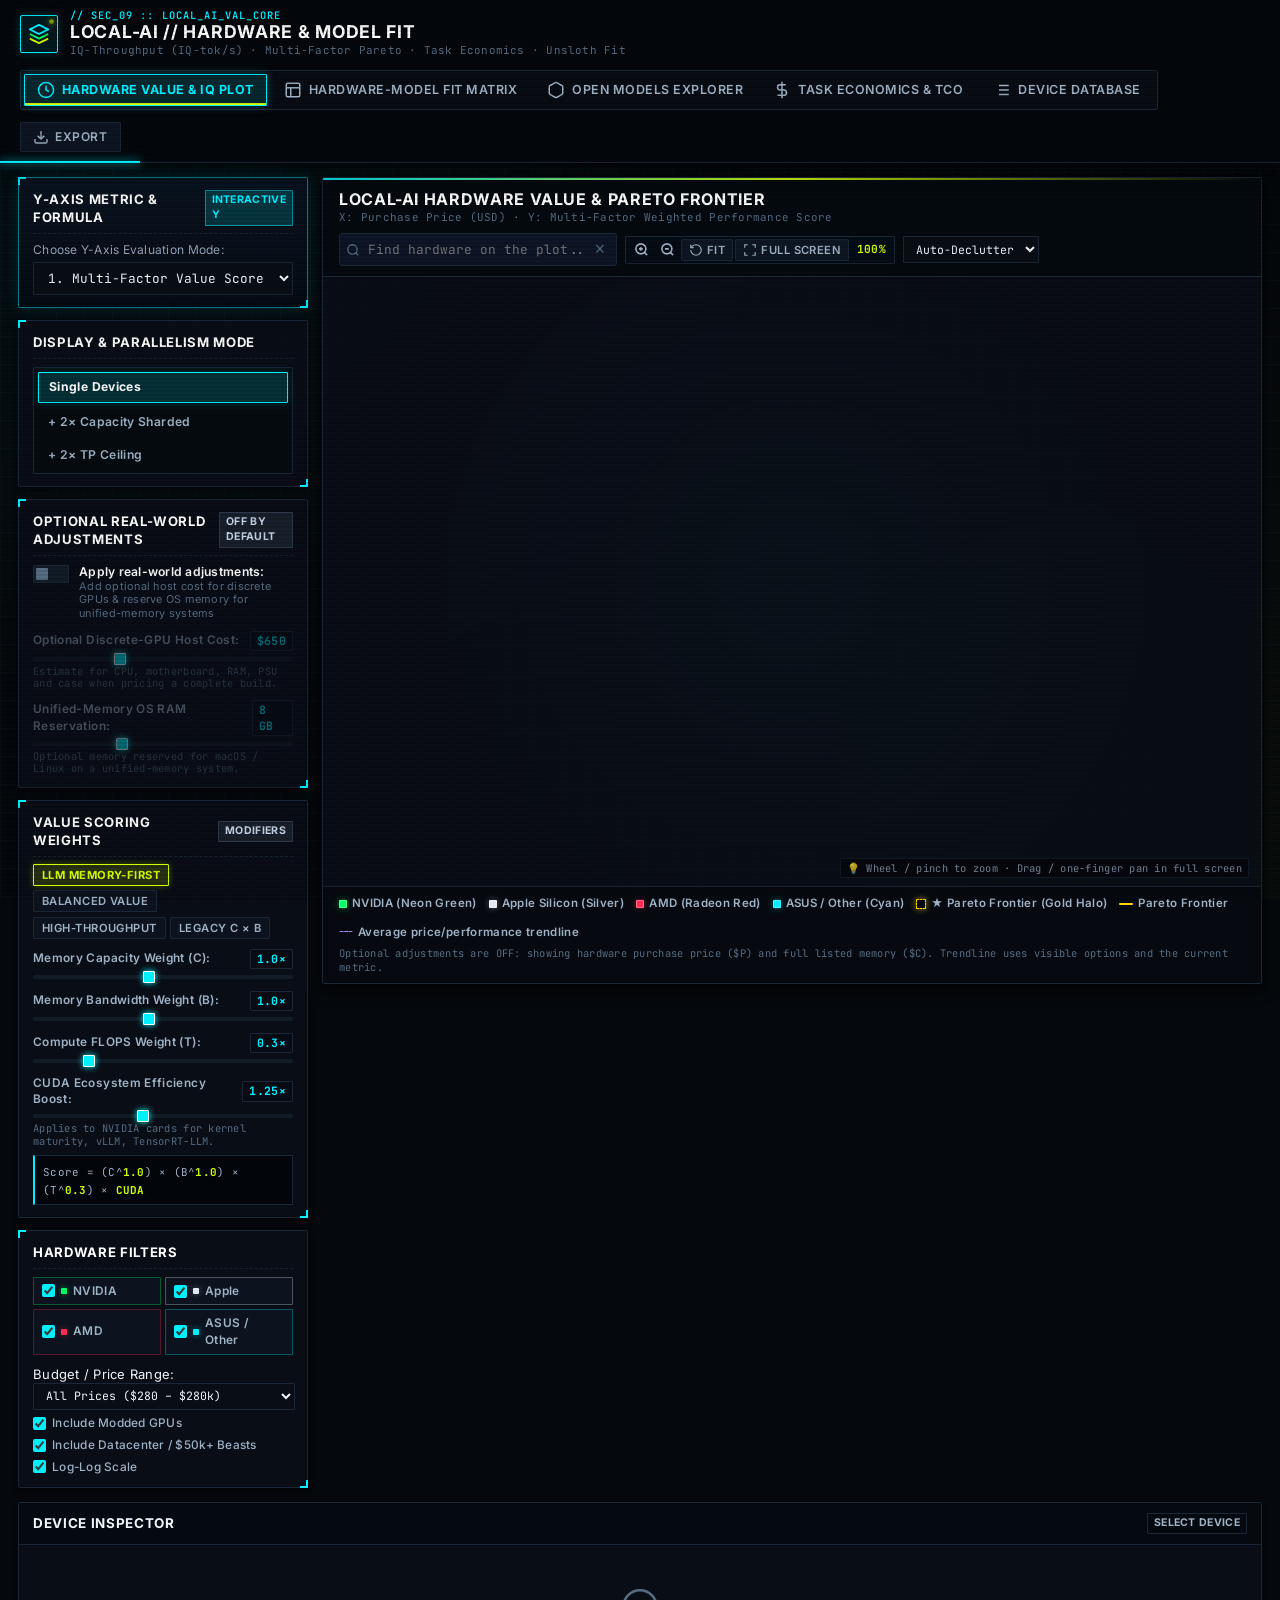
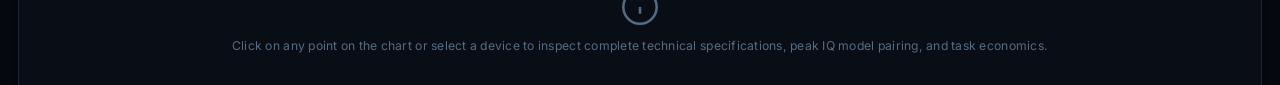
<file: index.html>
<!DOCTYPE html>
<html lang="en">
<head>
  <meta charset="UTF-8">
  <meta http-equiv="refresh" content="0; url=dashboard/index.html">
  <title>Redirecting to Local-AI Hardware Value Dashboard...</title>
</head>
<body style="background:#06090e;color:#cbd5e1;font-family:sans-serif;display:flex;align-items:center;justify-content:center;height:100vh;margin:0;">
  <p>Loading dashboard... <a href="dashboard/index.html" style="color:#38bdf8;">Click here if not redirected automatically.</a></p>
</body>
</html>
</file>
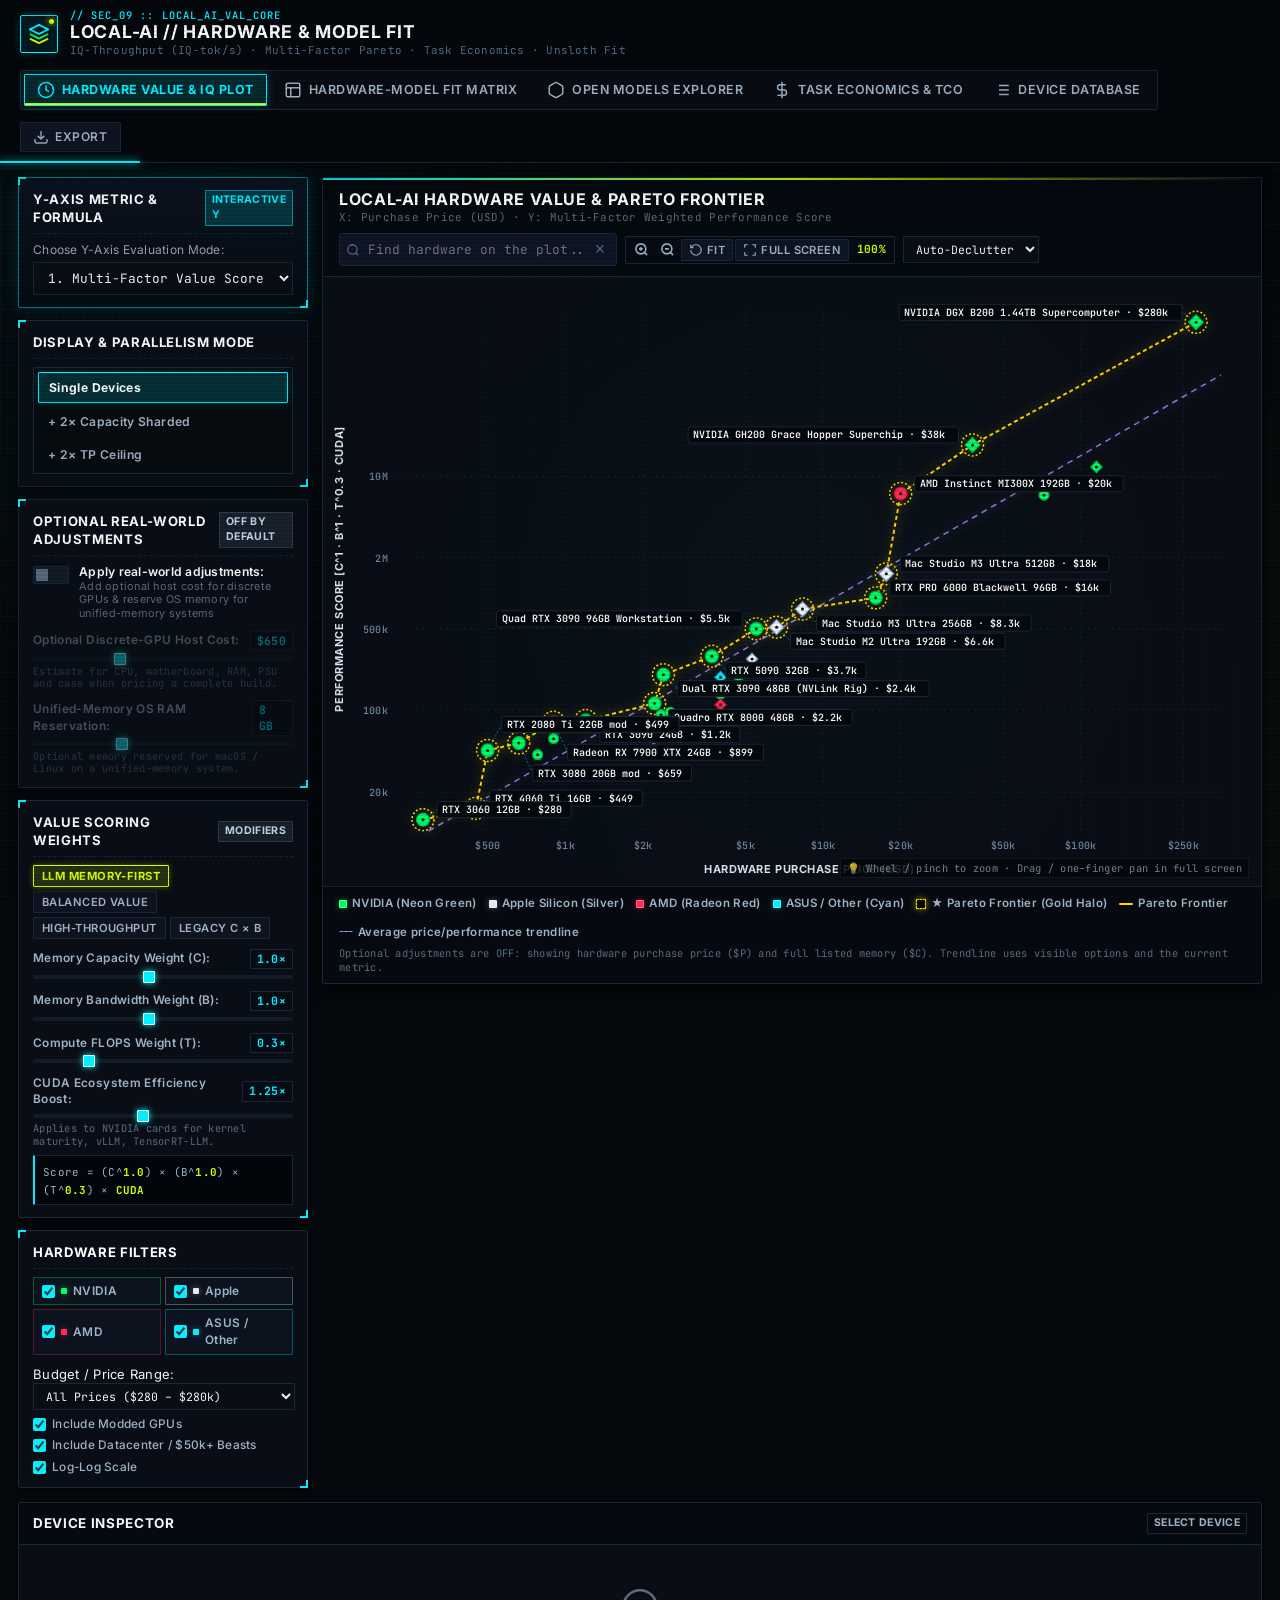
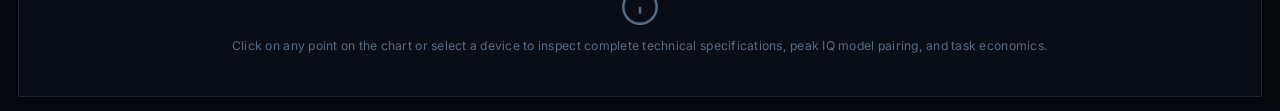
<file: dashboard/index.html>
<!DOCTYPE html>
<html lang="en">
<head>
  <meta charset="UTF-8">
  <meta name="viewport" content="width=device-width, initial-scale=1.0">
  <title>Local-AI Hardware Value & Model Fit Suite // Cyberpunk Edition</title>
  <link rel="preconnect" href="https://fonts.googleapis.com">
  <link rel="preconnect" href="https://fonts.gstatic.com" crossorigin>
  <link href="https://fonts.googleapis.com/css2?family=Chakra+Petch:ital,wght@0,400;0,500;0,600;0,700;1,400;1,600&family=JetBrains+Mono:wght@300;400;500;600;700;800&family=Rajdhani:wght@500;600;700&family=Inter:wght@400;500;600&display=swap" rel="stylesheet">
  <link rel="stylesheet" href="styles.css?v=20260816-merged">
</head>
<body class="dark-theme cyberpunk-hud">
  <div class="app-layout">
    <!-- Top Navigation Header -->
    <header class="app-header">
      <div class="header-left">
        <div class="brand-logo">
          <div class="brand-badge-icon">
            <span class="hud-status-blink"></span>
            <svg width="22" height="22" viewBox="0 0 24 24" fill="none" xmlns="http://www.w3.org/2000/svg">
              <path d="M12 2L2 7L12 12L22 7L12 2Z" stroke="#00f0ff" stroke-width="2" stroke-linejoin="round"/>
              <path d="M2 17L12 22L22 17" stroke="#d4ff00" stroke-width="2" stroke-linejoin="round"/>
              <path d="M2 12L12 17L22 12" stroke="#00ff66" stroke-width="2" stroke-linejoin="round"/>
            </svg>
          </div>
          <div>
            <div class="brand-meta-code">// SEC_09 :: LOCAL_AI_VAL_CORE</div>
            <h1 class="brand-title">LOCAL-AI // HARDWARE &amp; MODEL FIT</h1>
            <p class="brand-subtitle">IQ-Throughput (IQ-tok/s) · Multi-Factor Pareto · Task Economics · Unsloth Fit</p>
          </div>
        </div>
      </div>

      <nav class="tab-nav" id="mainTabs">
        <button class="tab-btn active" data-tab="hardware-plot">
          <svg width="18" height="18" viewBox="0 0 24 24" fill="none" stroke="currentColor" stroke-width="2"><circle cx="12" cy="12" r="10"/><path d="M12 6v6l4 2"/></svg>
          Hardware Value & IQ Plot
        </button>
        <button class="tab-btn" data-tab="model-fit-matrix">
          <svg width="18" height="18" viewBox="0 0 24 24" fill="none" stroke="currentColor" stroke-width="2"><rect x="3" y="3" width="18" height="18" rx="2"/><path d="M3 9h18M9 21V9"/></svg>
          Hardware-Model Fit Matrix
        </button>
        <button class="tab-btn" data-tab="open-models">
          <svg width="18" height="18" viewBox="0 0 24 24" fill="none" stroke="currentColor" stroke-width="2"><path d="M21 16V8a2 2 0 0 0-1-1.73l-7-4a2 2 0 0 0-2 0l-7 4A2 2 0 0 0 3 8v8a2 2 0 0 0 1 1.73l7 4a2 2 0 0 0 2 0l7-4A2 2 0 0 0 21 16z"/></svg>
          Open Models Explorer
        </button>
        <button class="tab-btn" data-tab="task-economics">
          <svg width="18" height="18" viewBox="0 0 24 24" fill="none" stroke="currentColor" stroke-width="2"><line x1="12" y1="1" x2="12" y2="23"/><path d="M17 5H9.5a3.5 3.5 0 0 0 0 7h5a3.5 3.5 0 0 1 0 7H6"/></svg>
          Task Economics & TCO
        </button>
        <button class="tab-btn" data-tab="device-table">
          <svg width="18" height="18" viewBox="0 0 24 24" fill="none" stroke="currentColor" stroke-width="2"><line x1="8" y1="6" x2="21" y2="6"/><line x1="8" y1="12" x2="21" y2="12"/><line x1="8" y1="18" x2="21" y2="18"/><line x1="3" y1="6" x2="3.01" y2="6"/><line x1="3" y1="12" x2="3.01" y2="12"/><line x1="3" y1="18" x2="3.01" y2="18"/></svg>
          Device Database
        </button>
      </nav>

      <div class="header-actions">
        <button class="btn-secondary" id="btnExportData" title="Export JSON dataset">
          <svg width="16" height="16" viewBox="0 0 24 24" fill="none" stroke="currentColor" stroke-width="2"><path d="M21 15v4a2 2 0 0 1-2 2H5a2 2 0 0 1-2-2v-4"/><polyline points="7 10 12 15 17 10"/><line x1="12" y1="15" x2="12" y2="3"/></svg>
          Export
        </button>
      </div>
    </header>

    <!-- Main Content Body -->
    <main class="app-body">
      
      <!-- ================= TAB 1: HARDWARE VALUE & IQ PLOT ================= -->
      <section class="tab-content active" id="tab-hardware-plot">
        <div class="grid-dashboard">
          
          <!-- Left Controls Sidebar -->
          <aside class="sidebar-panel">
            
            <!-- Y-Axis Metric Selector (NEW) -->
            <div class="panel-card highlight-card">
              <div class="panel-card-header">
                <div class="header-with-badge">
                  <h3 class="panel-title">Y-Axis Metric & Formula</h3>
                  <span class="badge badge-accent">Interactive Y</span>
                </div>
              </div>
              <div class="select-field-group">
                <label style="font-size:0.75rem;color:#94a3b8;margin-bottom:4px;display:block;">Choose Y-Axis Evaluation Mode:</label>
                <select id="selYMetric" class="select-input-lg">
                  <option value="weighted-score" selected>1. Multi-Factor Value Score (C^w · B^w · T^w)</option>
                  <option value="iq-throughput">2. Peak Intelligence-Throughput (IQ-tok/s)</option>
                  <option value="iq-per-dollar">3. Intelligence per Dollar (IQ-tok/s / $1k TCO)</option>
                  <option value="cost-per-1k-tasks">4. Cost per 1k Reasoning Tasks ($/1k Tasks)</option>
                </select>
              </div>
            </div>

            <div class="panel-card">
              <div class="panel-card-header">
                <h3 class="panel-title">Display & Parallelism Mode</h3>
              </div>
              <div class="radio-group-segmented">
                <label class="segmented-option">
                  <input type="radio" name="chartMode" value="singles" checked>
                  <span>Single Devices</span>
                </label>
                <label class="segmented-option">
                  <input type="radio" name="chartMode" value="capacity">
                  <span>+ 2× Capacity Sharded</span>
                </label>
                <label class="segmented-option">
                  <input type="radio" name="chartMode" value="tp-ceiling">
                  <span>+ 2× TP Ceiling</span>
                </label>
              </div>
            </div>

            <!-- Optional Real-World Adjustments Box -->
            <div class="panel-card">
              <div class="panel-card-header">
                <div class="header-with-badge">
                  <h3 class="panel-title">Optional Real-World Adjustments</h3>
                  <span class="badge badge-subtle">Off by default</span>
                </div>
              </div>
              <div class="toggle-control-group">
                <label class="switch-control">
                  <input type="checkbox" id="toggleSystemContext">
                  <span class="slider-switch"></span>
                  <span class="switch-label"><strong>Apply real-world adjustments:</strong><br><small>Add optional host cost for discrete GPUs &amp; reserve OS memory for unified-memory systems</small></span>
                </label>
              </div>

              <div class="system-context-sliders" id="systemContextControls">
                <div class="slider-field">
                  <div class="slider-field-header">
                    <span>Optional Discrete-GPU Host Cost:</span>
                    <strong class="val-badge" id="lblHostCost">$650</strong>
                  </div>
                  <input type="range" id="sliderHostCost" min="0" max="2000" step="50" value="650">
                  <p class="field-hint">Estimate for CPU, motherboard, RAM, PSU and case when pricing a complete build.</p>
                </div>

                <div class="slider-field">
                  <div class="slider-field-header">
                    <span>Unified-Memory OS RAM Reservation:</span>
                    <strong class="val-badge" id="lblOsOverhead">8 GB</strong>
                  </div>
                  <input type="range" id="sliderOsOverhead" min="0" max="24" step="1" value="8">
                  <p class="field-hint">Optional memory reserved for macOS / Linux on a unified-memory system.</p>
                </div>
              </div>
            </div>

            <!-- Weighted Scoring Multi-Factor Controls -->
            <div class="panel-card" id="scoringWeightsPanel">
              <div class="panel-card-header">
                <div class="header-with-badge">
                  <h3 class="panel-title" id="lblWeightsPanelTitle">Value Scoring Weights</h3>
                  <span class="badge badge-subtle">Modifiers</span>
                </div>
              </div>

              <div id="standardWeightControls">
                <div class="preset-buttons-row">
                  <button class="preset-pill active" data-preset="memory-heavy">LLM Memory-First</button>
                  <button class="preset-pill" data-preset="balanced">Balanced Value</button>
                  <button class="preset-pill" data-preset="throughput">High-Throughput</button>
                  <button class="preset-pill" data-preset="legacy">Legacy C × B</button>
                </div>

                <div class="sliders-list">
                  <div class="slider-field">
                    <div class="slider-field-header">
                      <span>Memory Capacity Weight (C):</span>
                      <strong class="val-badge" id="lblWeightMem">1.0×</strong>
                    </div>
                    <input type="range" id="sliderWeightMem" min="0.2" max="2.0" step="0.1" value="1.0">
                  </div>

                  <div class="slider-field">
                    <div class="slider-field-header">
                      <span>Memory Bandwidth Weight (B):</span>
                      <strong class="val-badge" id="lblWeightBw">1.0×</strong>
                    </div>
                    <input type="range" id="sliderWeightBw" min="0.2" max="2.0" step="0.1" value="1.0">
                  </div>

                  <div class="slider-field">
                    <div class="slider-field-header">
                      <span>Compute FLOPS Weight (T):</span>
                      <strong class="val-badge" id="lblWeightFlops">0.3×</strong>
                    </div>
                    <input type="range" id="sliderWeightFlops" min="0.0" max="1.5" step="0.1" value="0.3">
                  </div>

                  <div class="slider-field">
                    <div class="slider-field-header">
                      <span>CUDA Ecosystem Efficiency Boost:</span>
                      <strong class="val-badge" id="lblCudaBoost">1.25×</strong>
                    </div>
                    <input type="range" id="sliderCudaBoost" min="1.0" max="1.6" step="0.05" value="1.25">
                    <p class="field-hint">Applies to NVIDIA cards for kernel maturity, vLLM, TensorRT-LLM.</p>
                  </div>
                </div>

                <div class="formula-box">
                  <code>Score = (C^<span id="fMem">1.0</span>) × (B^<span id="fBw">1.0</span>) × (T^<span id="fFlops">0.3</span>) × <span id="fCuda">CUDA</span></code>
                </div>
              </div>

              <!-- IQ-Throughput Sliders (Shown when IQ metric is selected) -->
              <div id="iqWeightControls" style="display:none;">
                <div class="sliders-list">
                  <div class="slider-field">
                    <div class="slider-field-header">
                      <span>Intelligence Weight (&alpha;):</span>
                      <strong class="val-badge" id="lblWeightIq">1.3×</strong>
                    </div>
                    <input type="range" id="sliderWeightIq" min="0.5" max="2.5" step="0.1" value="1.3">
                    <p class="field-hint">Higher values favor running large reasoning models (DeepSeek, 70B+) over speed.</p>
                  </div>

                  <div class="slider-field">
                    <div class="slider-field-header">
                      <span>Generation Speed Weight (&beta;):</span>
                      <strong class="val-badge" id="lblWeightSpeed">0.7×</strong>
                    </div>
                    <input type="range" id="sliderWeightSpeed" min="0.2" max="1.8" step="0.1" value="0.7">
                    <p class="field-hint">Higher values favor high bandwidth and rapid tok/s output.</p>
                  </div>
                </div>

                <div class="formula-box">
                  <code>IQ-tok/s = (Intelligence / 10)^<span id="fIq">1.3</span> × (Speed)^<span id="fSpeed">0.7</span></code>
                </div>
              </div>

            </div>

            <!-- Hardware Filters with Color Indicators & Price Range -->
            <div class="panel-card">
              <div class="panel-card-header">
                <h3 class="panel-title">Hardware Filters</h3>
              </div>
              <div class="filter-chips-grid">
                <label class="filter-chip chip-nvidia"><input type="checkbox" class="vendor-filter" value="NVIDIA" checked> <span class="vendor-dot dot-nvidia"></span> NVIDIA</label>
                <label class="filter-chip chip-apple"><input type="checkbox" class="vendor-filter" value="Apple" checked> <span class="vendor-dot dot-apple"></span> Apple</label>
                <label class="filter-chip chip-amd"><input type="checkbox" class="vendor-filter" value="AMD" checked> <span class="vendor-dot dot-amd"></span> AMD</label>
                <label class="filter-chip chip-asus"><input type="checkbox" class="vendor-filter" value="ASUS" checked> <span class="vendor-dot dot-asus"></span> ASUS / Other</label>
              </div>
              <div class="filter-field-group" style="margin-top:10px;">
                <label class="field-label-sm">Budget / Price Range:</label>
                <select id="selPlotPriceFilter" class="select-input-sm">
                  <option value="all" selected>All Prices ($280 – $280k)</option>
                  <option value="under1k">Budget: Under $1,000</option>
                  <option value="1k-3k">Sweet Spot: $1k – $3k</option>
                  <option value="3k-10k">Pro / Workstation: $3k – $10k</option>
                  <option value="10k-50k">Enterprise High-End: $10k – $50k</option>
                  <option value="datacenter">Datacenter Beasts: $50k+</option>
                </select>
              </div>
              <div class="filter-checkboxes-row">
                <label class="checkbox-label"><input type="checkbox" id="chkIncludeModded" checked> Include Modded GPUs</label>
                <label class="checkbox-label"><input type="checkbox" id="chkIncludeDatacenter" checked> Include Datacenter / $50k+ Beasts</label>
                <label class="checkbox-label"><input type="checkbox" id="chkLogScale" checked> Log-Log Scale</label>
              </div>
            </div>
          </aside>

          <!-- Main Interactive Plot Area (Taller & Rich Zoom/Pan Controls) -->
          <div class="main-plot-container" id="mainPlotContainer">
            <div class="plot-header-bar">
              <div class="plot-title-group">
                <h2 class="plot-title" id="plotHeaderTitle">Local-AI Hardware Value &amp; Pareto Frontier</h2>
                <p class="plot-subtitle" id="plotHeaderSubtitle">X: Purchase Price (USD) · Y: Multi-Factor Weighted Performance Score</p>
              </div>
              
              <!-- Zoom, Pan & Label Controls -->
              <div class="plot-tools">
                <!-- Find a device by name and highlight it on the plot -->
                <div class="plot-search-cluster">
                  <svg class="plot-search-icon" width="14" height="14" viewBox="0 0 24 24" fill="none" stroke="currentColor" stroke-width="2.2"><circle cx="11" cy="11" r="8"/><line x1="21" y1="21" x2="16.65" y2="16.65"/></svg>
                  <input type="text" id="txtSearchPlot" class="search-input search-input-plot"
                         placeholder="Find hardware on the plot..." autocomplete="off"
                         role="combobox" aria-expanded="false" aria-autocomplete="list"
                         aria-controls="plotSearchResults" title="Search hardware and highlight it on the plot">
                  <button class="plot-search-clear" id="btnClearPlotSearch" title="Clear search" aria-label="Clear search" hidden>&times;</button>
                  <ul class="plot-search-results" id="plotSearchResults" role="listbox" aria-label="Matching hardware" hidden></ul>
                </div>

                <div class="zoom-controls-cluster">
                  <button class="btn-tool-icon" id="btnZoomIn" title="Zoom In (+)">
                    <svg width="15" height="15" viewBox="0 0 24 24" fill="none" stroke="currentColor" stroke-width="2.5"><circle cx="11" cy="11" r="8"/><line x1="21" y1="21" x2="16.65" y2="16.65"/><line x1="11" y1="8" x2="11" y2="14"/><line x1="8" y1="11" x2="14" y2="11"/></svg>
                  </button>
                  <button class="btn-tool-icon" id="btnZoomOut" title="Zoom Out (-)">
                    <svg width="15" height="15" viewBox="0 0 24 24" fill="none" stroke="currentColor" stroke-width="2.5"><circle cx="11" cy="11" r="8"/><line x1="21" y1="21" x2="16.65" y2="16.65"/><line x1="8" y1="11" x2="14" y2="11"/></svg>
                  </button>
                  <button class="btn-tool" id="btnResetZoom" title="Fit to Screen / Reset View">
                    <svg width="14" height="14" viewBox="0 0 24 24" fill="none" stroke="currentColor" stroke-width="2"><path d="M3 12a9 9 0 1 0 9-9 9.75 9.75 0 0 0-6.74 2.74L3 8"/><path d="M3 3v5h5"/></svg>
                    Fit
                  </button>
                  <button class="btn-tool" id="btnFullscreenPlot" title="Open plot full screen" aria-pressed="false">
                    <svg width="14" height="14" viewBox="0 0 24 24" fill="none" stroke="currentColor" stroke-width="2"><path d="M8 3H3v5M16 3h5v5M8 21H3v-5M16 21h5v-5"/></svg>
                    Full screen
                  </button>
                  <span class="zoom-level-pill" id="lblZoomLevel">100%</span>
                </div>

                <div class="label-density-selector">
                  <select id="selLabelDensity" class="select-input-sm" title="Label Density Mode">
                    <option value="auto" selected>Auto-Declutter</option>
                    <option value="pareto">Pareto Only</option>
                    <option value="all">All Labels</option>
                    <option value="none">Hide Labels</option>
                  </select>
                </div>
              </div>
            </div>

            <!-- Interactive SVG Plot Canvas -->
            <div class="plot-wrapper" id="plotWrapper">
              <svg id="hardwareScatterPlot" class="main-chart-svg"></svg>
              <div id="plotTooltip" class="chart-tooltip"></div>
              <div class="canvas-help-hint">💡 Wheel / pinch to zoom · Drag / one-finger pan in full screen</div>
            </div>

            <!-- Chart Legend & Status Footer with Vendor Colors -->
            <div class="chart-legend-footer">
              <div class="legend-items">
                <div class="legend-item"><span class="legend-vendor-dot dot-nvidia"></span> NVIDIA (Neon Green)</div>
                <div class="legend-item"><span class="legend-vendor-dot dot-apple"></span> Apple Silicon (Silver)</div>
                <div class="legend-item"><span class="legend-vendor-dot dot-amd"></span> AMD (Radeon Red)</div>
                <div class="legend-item"><span class="legend-vendor-dot dot-asus"></span> ASUS / Other (Cyan)</div>
                <div class="legend-item"><span class="legend-marker marker-pareto-ring"></span> ★ Pareto Frontier (Gold Halo)</div>
                <div class="legend-item"><span class="legend-line marker-line"></span> Pareto Frontier</div>
                <div class="legend-item"><span class="legend-line marker-trendline"></span> Average price/performance trendline</div>
              </div>
              <div class="chart-note-footer" id="chartFootnote">
                Optional adjustments are off: showing hardware purchase price and full listed memory. Trendline uses the visible options and current metric.
              </div>
            </div>
          </div>

          <!-- Right Details Inspector -->
          <aside class="detail-drawer" id="deviceDetailDrawer">
            <div class="drawer-header">
              <h3 class="drawer-title">Device Inspector</h3>
              <span class="badge badge-outline" id="detCategory">Select Device</span>
            </div>
            <div class="drawer-body" id="drawerBody">
              <div class="empty-state-drawer">
                <svg width="40" height="40" viewBox="0 0 24 24" fill="none" stroke="currentColor" stroke-width="1.5"><circle cx="12" cy="12" r="10"/><line x1="12" y1="16" x2="12" y2="12"/><line x1="12" y1="8" x2="12.01" y2="8"/></svg>
                <p>Click on any point on the chart or select a device to inspect complete technical specifications, peak IQ model pairing, and task economics.</p>
              </div>
            </div>
          </aside>

        </div>
      </section>

      <!-- ================= TAB 2: HARDWARE-MODEL FIT MATRIX ================= -->
      <section class="tab-content" id="tab-model-fit-matrix">
        <div class="matrix-layout">
          
          <div class="matrix-controls-panel">
            <div class="matrix-controls-left">
              <h2 class="section-title">Open-Source Model vs. Hardware Compatibility Matrix</h2>
              <p class="section-subtitle">Real-time memory fit ($M_{weights} + KV_{cache}$), Unsloth quantization accuracy loss, and estimated generation speeds</p>
            </div>
            <div class="matrix-controls-right">
              <div class="control-group-inline">
                <label>Context Target:</label>
                <select id="selMatrixContext" class="select-input">
                  <option value="4096">4k Tokens (Standard Chat)</option>
                  <option value="8192" selected>8k Tokens (Balanced RAG)</option>
                  <option value="32768">32k Tokens (Deep Context)</option>
                  <option value="131072">128k Tokens (Full Document)</option>
                </select>
              </div>
              <div class="control-group-inline">
                <label>Min Quant Accuracy:</label>
                <select id="selQuantFilter" class="select-input">
                  <option value="all" selected>All Quants (FP16 down to Q2)</option>
                  <option value="q4">≥97.4% Accuracy (Q4 / AWQ+)</option>
                  <option value="q5">≥98.6% Accuracy (Q5_K_M+)</option>
                  <option value="q8">≥99.8% Accuracy (Q8 / FP8+)</option>
                  <option value="fp16">100% Full Baseline (FP16 only)</option>
                </select>
              </div>
              <div class="control-group-inline">
                <label>Model Parameter Class:</label>
                <select id="selModelClass" class="select-input">
                  <option value="all" selected>All Models (50+)</option>
                  <option value="compact">Compact (≤14B)</option>
                  <option value="mid">Mid-Range (15B–35B · Qwen 27B/32B)</option>
                  <option value="large">Large (36B–150B)</option>
                  <option value="ultra">Ultra / Frontier (>150B)</option>
                </select>
              </div>
              <div class="control-group-inline">
                <label>Release Date:</label>
                <select id="selMatrixDateFilter" class="select-input">
                  <option value="all" selected>All Dates</option>
                  <option value="2026">2026 (Latest SOTA)</option>
                  <option value="2025">2025–2026</option>
                  <option value="2024">2024</option>
                </select>
              </div>
              <div class="control-group-inline">
                <label>Min AA Intelligence:</label>
                <select id="selMatrixMinIQ" class="select-input">
                  <option value="0" selected>All (0+)</option>
                  <option value="40">≥ 40 IQ</option>
                  <option value="48">≥ 48 IQ (GPT-4 Class)</option>
                  <option value="52">≥ 52 IQ (Frontier)</option>
                  <option value="55">≥ 55 IQ (SOTA)</option>
                </select>
              </div>
              <div class="control-group-inline">
                <label>Hardware Max Price:</label>
                <select id="selMatrixMaxPrice" class="select-input">
                  <option value="all" selected>All Prices</option>
                  <option value="under1k">&lt; $1,000</option>
                  <option value="1k-3k">$1,000 – $3,000</option>
                  <option value="3k-10k">$3,000 – $10,000</option>
                  <option value="10k-plus">$10,000+</option>
                </select>
              </div>
            </div>
          </div>

          <!-- Two-Way Interactive Fit Explorers -->
          <div class="fit-explorers-grid">
            <!-- Explorer 1: Model-to-Hardware -->
            <div class="explorer-card">
              <div class="explorer-card-header">
                <h3>🔍 Model Fit Explorer</h3>
                <p>Pick a model &rarr; See every hardware option that can run it</p>
              </div>
              <div class="explorer-picker">
                <select id="selExplorerModel" class="select-input-lg"></select>
              </div>
              <div id="modelFitResults" class="explorer-results-list"></div>
            </div>

            <!-- Explorer 2: Hardware-to-Models -->
            <div class="explorer-card">
              <div class="explorer-card-header">
                <h3>🖥️ Hardware Capacity Explorer</h3>
                <p>Pick hardware &rarr; See all open-source models it can run</p>
              </div>
              <div class="explorer-picker">
                <select id="selExplorerHardware" class="select-input-lg"></select>
              </div>
              <div id="hardwareFitResults" class="explorer-results-list"></div>
            </div>
          </div>

          <!-- Full Cross-Tabulation Compatibility Matrix Table -->
          <div class="table-card">
            <div class="table-card-header">
              <div>
                <h3>Comprehensive Fit Matrix (Hardware &times; Models)</h3>
                <p style="font-size:0.75rem;color:#94a3b8;margin-top:2px;">Unsloth-calibrated accuracy retention indicated per quantization tier</p>
              </div>
              <div class="fit-legend-row">
                <span class="badge badge-fit-fp16">FP16 (100% Acc)</span>
                <span class="badge badge-fit-q8">Q8 / FP8 (99.8% Acc)</span>
                <span class="badge badge-fit-q5">Q5_K_M (98.6% Acc)</span>
                <span class="badge badge-fit-q4">Q4_K_M (97.4% Acc)</span>
                <span class="badge badge-fit-q3">Q3_K_M (93.0% Acc)</span>
                <span class="badge badge-fit-q2">Q2_K (87.0% Acc)</span>
                <span class="badge badge-fit-none">Exceeds Memory</span>
              </div>
            </div>
            <div class="table-responsive-wrapper">
              <table class="data-table matrix-table" id="tableFitMatrix">
                <thead>
                  <tr id="matrixHeaderRow">
                    <th class="sticky-col">Hardware Configuration</th>
                    <th class="sticky-col-2">Usable VRAM</th>
                    <!-- Model columns injected by JS -->
                  </tr>
                </thead>
                <tbody id="matrixBody"></tbody>
              </table>
            </div>
          </div>

        </div>
      </section>

      <!-- ================= TAB 3: OPEN MODELS EXPLORER ================= -->
      <section class="tab-content" id="tab-open-models">
        <div class="models-explorer-layout">
          
          <div class="models-header-bar">
            <div>
              <h2 class="section-title">Artificial Analysis &amp; Unsloth Open-Source AI Models</h2>
              <p class="section-subtitle">Independently benchmarked intelligence (MMLU-Pro, GPQA, MATH-500, HumanEval), release dates, output speeds, and Unsloth quantization footprints</p>
            </div>
            <div class="models-header-stats">
              <span id="lblModelFilterCount" class="badge badge-accent">53 models loaded</span>
            </div>
          </div>

          <!-- Comprehensive Models Filter Toolbar -->
          <div class="models-filter-toolbar">
            <div class="filter-item-search">
              <input type="text" id="txtSearchModels" placeholder="Search models, labs, architectures..." class="search-input">
            </div>
            <div class="filter-item">
              <label>Release Date:</label>
              <select id="selModelDateFilter" class="select-input">
                <option value="all" selected>All Release Dates</option>
                <option value="2026">2026 (Latest SOTA)</option>
                <option value="2025">2025–2026 (Recent)</option>
                <option value="2024">2024</option>
              </select>
            </div>
            <div class="filter-item">
              <label>Min AA Intelligence:</label>
              <select id="selModelMinIQ" class="select-input">
                <option value="0" selected>All Intelligence (0+)</option>
                <option value="35">≥ 35 (Capable)</option>
                <option value="42">≥ 42 (Strong)</option>
                <option value="48">≥ 48 (Advanced / GPT-4o)</option>
                <option value="52">≥ 52 (Frontier Reasoning)</option>
                <option value="55">≥ 55 (SOTA High-IQ)</option>
              </select>
            </div>
            <div class="filter-item">
              <label>Parameter Size:</label>
              <select id="selModelSizeFilter" class="select-input">
                <option value="all" selected>All Sizes</option>
                <option value="compact">Compact (≤14B)</option>
                <option value="mid">Mid-Range (15B–35B · Qwen 27B/32B)</option>
                <option value="large">Large (36B–100B)</option>
                <option value="frontier">Frontier (>100B)</option>
              </select>
            </div>
            <div class="filter-item">
              <label>Creator / Lab:</label>
              <select id="selModelLabFilter" class="select-input">
                <option value="all" selected>All Labs</option>
                <option value="Alibaba Qwen">Alibaba Qwen</option>
                <option value="DeepSeek AI">DeepSeek AI</option>
                <option value="Meta AI">Meta AI</option>
                <option value="Google DeepMind">Google DeepMind</option>
                <option value="Mistral AI">Mistral AI</option>
                <option value="Microsoft">Microsoft</option>
                <option value="Other">Other Labs</option>
              </select>
            </div>
            <div class="filter-item">
              <label>Sort By:</label>
              <select id="selModelSort" class="select-input">
                <option value="intelligence_desc" selected>AA Intelligence (High → Low)</option>
                <option value="date_desc">Release Date (Newest First)</option>
                <option value="math_desc">MATH-500 Score (High → Low)</option>
                <option value="code_desc">Coding HumanEval (High → Low)</option>
                <option value="speed_desc">Generation Speed (tok/s)</option>
                <option value="params_desc">Model Size (Large → Small)</option>
                <option value="params_asc">Model Size (Small → Large)</option>
              </select>
            </div>
          </div>

          <!-- Models Summary Benchmark Cards -->
          <div class="models-cards-grid" id="modelsGrid"></div>

        </div>
      </section>

      <!-- ================= TAB 4: TASK ECONOMICS & TCO (NEW) ================= -->
      <section class="tab-content" id="tab-task-economics">
        <div class="matrix-layout">
          
          <div class="matrix-controls-panel">
            <div class="matrix-controls-left">
              <h2 class="section-title">Task Economics: Local Hardware vs. Cloud API Break-Even</h2>
              <p class="section-subtitle">Cost per 1,000 Complex Reasoning Tasks &amp; Break-Even Timeline (Artificial Analysis Task Weights)</p>
            </div>
            <div class="matrix-controls-right">
              <div class="control-group-inline">
                <label>Benchmark Cloud Baseline:</label>
                <select id="selCloudApiBaseline" class="select-input">
                  <option value="claude-3-5-sonnet">Claude 3.5 Sonnet ($3.00 in / $15.00 out / 1M)</option>
                  <option value="gpt-4o" selected>GPT-4o ($2.50 in / $10.00 out / 1M)</option>
                  <option value="deepseek-r1-api">DeepSeek R1 API ($0.55 in / $2.19 out / 1M)</option>
                  <option value="llama-3-3-70b-cloud">Llama 3.3 70B Cloud Hosted ($0.80 / 1M)</option>
                </select>
              </div>
              <div class="control-group-inline">
                <label>Daily Workload Volume:</label>
                <select id="selDailyWorkload" class="select-input">
                  <option value="500000">500k Tokens / Day (Light)</option>
                  <option value="2000000" selected>2M Tokens / Day (Developer Standard)</option>
                  <option value="10000000">10M Tokens / Day (Team / Batch RAG)</option>
                  <option value="50000000">50M Tokens / Day (Heavy Production)</option>
                </select>
              </div>
            </div>
          </div>

          <!-- Economic Cards Grid -->
          <div class="fit-explorers-grid">
            <div class="explorer-card">
              <div class="explorer-card-header">
                <h3>💡 Local Inference Economic Superiority</h3>
                <p>Amortized cost per 1M tokens drops exponentially with scale</p>
              </div>
              <div style="font-size:0.85rem;color:#cbd5e1;line-height:1.6">
                <p>Running local AI hardware incurs fixed upfront capital ($TCO) and low electricity cost (~$0.08 - $0.22 per million tokens generated), compared to cloud APIs which charge linearly forever.</p>
                <div style="background:rgba(10,15,26,0.8);border:1px solid var(--border-color);border-radius:var(--radius-md);padding:12px;margin-top:12px">
                  <div style="font-family:var(--font-mono);font-size:0.8rem;color:#38bdf8">
                    <strong>Local Cost / 1k Tasks:</strong> ~ $0.06 - $0.35<br>
                    <strong>Cloud API / 1k Tasks:</strong> ~ $4.50 - $18.00<br>
                    <strong>ROI / Savings:</strong> 92% – 98% lower marginal cost!
                  </div>
                </div>
              </div>
            </div>

            <div class="explorer-card">
              <div class="explorer-card-header">
                <h3>⚡ Break-Even Calculator Summary</h3>
                <p>Selected baseline vs Top Hardware Recommendations</p>
              </div>
              <div id="breakEvenSummaryList" class="explorer-results-list"></div>
            </div>
          </div>

          <!-- Complete Task Economics Table -->
          <div class="table-card">
            <div class="table-card-header">
              <h3>Hardware Cost-per-Task &amp; Break-Even Analysis</h3>
            </div>
            <div class="table-responsive-wrapper">
              <table class="data-table" id="tblTaskEconomics">
                <thead>
                  <tr>
                    <th>Hardware Configuration</th>
                    <th>System TCO</th>
                    <th>Optimal Model Pairing</th>
                    <th>Peak tok/s</th>
                    <th>Cost / 1k Tasks (Local)</th>
                    <th>Daily Cloud Cost Equivalent</th>
                    <th>Break-Even Timeline</th>
                    <th>3-Year Net Savings</th>
                  </tr>
                </thead>
                <tbody id="tblTaskEconomicsBody"></tbody>
              </table>
            </div>
          </div>

        </div>
      </section>

      <!-- ================= TAB 5: DEVICE DATABASE & TCO ================= -->
      <section class="tab-content" id="tab-device-table">
        <div class="device-table-layout">
          
          <div class="table-card">
            <div class="table-card-header">
              <div>
                <h2 class="section-title">Local-AI Hardware Database &amp; Total Cost Analysis</h2>
                <p class="section-subtitle">34 audited hardware options: budget consumer GPUs, multi-GPU rigs, Mac Studio systems, and $100k+ enterprise beasts</p>
              </div>
              <div class="table-actions-bar">
                <input type="text" id="txtSearchDevices" placeholder="Filter devices by name..." class="search-input">
                <select id="selDeviceVendorFilter" class="select-input-sm">
                  <option value="all" selected>All Vendors</option>
                  <option value="NVIDIA">NVIDIA</option>
                  <option value="Apple">Apple Silicon</option>
                  <option value="AMD">AMD</option>
                  <option value="ASUS">ASUS / Other</option>
                </select>
                <select id="selDevicePriceFilter" class="select-input-sm">
                  <option value="all" selected>All Prices</option>
                  <option value="under1k">Under $1,000</option>
                  <option value="1k-3k">$1,000 – $3,000</option>
                  <option value="3k-10k">$3,000 – $10,000</option>
                  <option value="10k-plus">$10,000+</option>
                </select>
                <select id="selDeviceVramFilter" class="select-input-sm">
                  <option value="all" selected>All VRAM Sizes</option>
                  <option value="12">≥ 12 GB VRAM</option>
                  <option value="16">≥ 16 GB VRAM</option>
                  <option value="24">≥ 24 GB VRAM</option>
                  <option value="32">≥ 32 GB VRAM</option>
                  <option value="48">≥ 48 GB VRAM</option>
                  <option value="96">≥ 96 GB VRAM</option>
                  <option value="128">≥ 128 GB VRAM</option>
                </select>
              </div>
            </div>

            <div class="table-responsive-wrapper">
              <table class="data-table" id="tblHardwareDevices">
                <thead>
                  <tr>
                    <th>Device Name</th>
                    <th>Vendor</th>
                    <th>Category</th>
                    <th>Base Price</th>
                    <th>System TCO</th>
                    <th>Total Memory</th>
                    <th>Usable AI VRAM</th>
                    <th>Local Bandwidth</th>
                    <th>Compute FP16</th>
                    <th>Interconnect</th>
                    <th>Score</th>
                    <th>Pareto</th>
                  </tr>
                </thead>
                <tbody id="tblHardwareDevicesBody"></tbody>
              </table>
            </div>
          </div>

        </div>
      </section>

    </main>
  </div>

  <!-- Scripts -->
  <script src="app.js?v=20260816-fit-viewport"></script>
</body>
</html>
</file>
<file: dashboard/styles.css>
/* ==========================================================================
   MARATHON 2026 × GHOST IN THE SHELL (SECTION 9) TACTICAL HUD
   Local-AI Hardware Value & Model Fit Dashboard
   ========================================================================== */

:root {
  /* High-Contrast Cyber Obsidian & Carbon Base */
  --bg-primary: #05080c;
  --bg-surface: #090e15;
  --bg-card: rgba(10, 15, 23, 0.92);
  --bg-card-hover: rgba(16, 24, 38, 0.96);
  --bg-card-elevated: #0f1724;
  --bg-darker: #020407;
  
  /* Tactical Border Hierarchy */
  --border-color: #1a2736;
  --border-subtle: #121c27;
  --border-focus: #00f0ff;
  --border-bright: rgba(0, 240, 255, 0.6);
  
  /* High-Legibility Cyber Typography Colors */
  --text-primary: #f0f6fc;
  --text-secondary: #9eb2c6;
  --text-muted: #566c82;
  --text-dim: #3a4b5d;
  
  /* Marathon & GITS Accent Palette */
  --color-brand: #00f0ff;          /* Cyber Cyan */
  --color-brand-glow: rgba(0, 240, 255, 0.4);
  --color-lime: #d4ff00;           /* Marathon Acid Lime */
  --color-lime-glow: rgba(212, 255, 0, 0.45);
  --color-orange: #ff6600;         /* Thermal Hazard Amber */
  --color-orange-glow: rgba(255, 102, 0, 0.45);
  --color-pink: #ff0055;           /* Warning Magenta */
  --color-frontier: #ffd700;       /* Solar Gold Pareto */
  --color-frontier-glow: rgba(255, 215, 0, 0.55);
  
  /* Vendor Theme Colors */
  --color-nvidia: #00ff66;         /* Matrix Phosphor Green */
  --color-nvidia-glow: rgba(0, 255, 102, 0.45);
  --color-apple: #e2e8f0;          /* Titanium Silver */
  --color-apple-glow: rgba(226, 232, 240, 0.35);
  --color-amd: #ff2a55;            /* Laser Crimson */
  --color-amd-glow: rgba(255, 42, 85, 0.45);
  --color-asus: #00f0ff;           /* Cyber Cyan */
  --color-asus-glow: rgba(0, 240, 255, 0.45);
  
  --color-pareto: #ffd700;
  --color-pareto-glow: rgba(255, 215, 0, 0.6);
  --color-dominated: #405266;
  
  /* High-Legibility Modern Typography Stack */
  --font-sans: 'Inter', -apple-system, BlinkMacSystemFont, 'Segoe UI', Roboto, sans-serif;
  --font-display: 'Inter', 'Rajdhani', -apple-system, sans-serif;
  --font-mono: 'JetBrains Mono', 'Consolas', 'Courier New', monospace;
  --font-tech: 'JetBrains Mono', 'Consolas', monospace;
  
  /* Sharp Geometric Corners (Zero Bubbly Curves) */
  --radius-xs: 1px;
  --radius-sm: 2px;
  --radius-md: 3px;
  --radius-lg: 4px;
  --radius-full: 2px;
  
  /* Tactical Shadow & Glows */
  --shadow-sm: 0 2px 6px rgba(0, 0, 0, 0.6);
  --shadow-md: 0 4px 16px rgba(0, 0, 0, 0.8);
  --shadow-glow-cyan: 0 0 12px rgba(0, 240, 255, 0.25);
  --shadow-glow-lime: 0 0 12px rgba(212, 255, 0, 0.25);
}

/* ================= GLOBAL RESETS & BASE ================= */
* {
  box-sizing: border-box;
  margin: 0;
  padding: 0;
}

body.cyberpunk-hud, body.dark-theme {
  background-color: var(--bg-primary);
  color: var(--text-primary);
  font-family: var(--font-sans);
  min-height: 100vh;
  line-height: 1.4;
  letter-spacing: 0.02em;
  font-size: 13px;
  
  /* Technical Grid Backdrop */
  background-image: 
    linear-gradient(rgba(0, 240, 255, 0.025) 1px, transparent 1px),
    linear-gradient(90deg, rgba(0, 240, 255, 0.025) 1px, transparent 1px),
    radial-gradient(circle at 15% 15%, rgba(0, 240, 255, 0.04) 0%, transparent 45%),
    radial-gradient(circle at 85% 85%, rgba(212, 255, 0, 0.03) 0%, transparent 45%);
  background-size: 28px 28px, 28px 28px, 100% 100%, 100% 100%;
  background-attachment: fixed;
  overflow-x: hidden;
}

/* Scanline Overlay (Ultra Subtle) */
body.cyberpunk-hud::before {
  content: " ";
  display: block;
  position: fixed;
  top: 0; left: 0; bottom: 0; right: 0;
  background: linear-gradient(rgba(18, 16, 16, 0) 50%, rgba(0, 0, 0, 0.25) 50%);
  background-size: 100% 4px;
  z-index: 9999;
  pointer-events: none;
  opacity: 0.35;
}

/* ================= APP LAYOUT ================= */
.app-layout {
  display: flex;
  flex-direction: column;
  min-height: 100vh;
}

/* ================= TOP NAVIGATION HEADER ================= */
.app-header {
  display: flex;
  align-items: center;
  justify-content: space-between;
  padding: 10px 20px;
  background: rgba(5, 8, 12, 0.96);
  border-bottom: 1px solid var(--border-color);
  position: sticky;
  top: 0;
  z-index: 100;
  flex-wrap: wrap;
  gap: 12px;
  box-shadow: 0 4px 20px rgba(0, 0, 0, 0.7);
}

.app-header::after {
  content: '';
  position: absolute;
  bottom: -1px;
  left: 0;
  width: 140px;
  height: 2px;
  background: var(--color-brand);
  box-shadow: 0 0 8px var(--color-brand);
}

.brand-logo {
  display: flex;
  align-items: center;
  gap: 12px;
}

.brand-badge-icon {
  display: flex;
  align-items: center;
  justify-content: center;
  width: 38px;
  height: 38px;
  background: rgba(0, 240, 255, 0.08);
  border: 1px solid var(--color-brand);
  border-radius: var(--radius-sm);
  position: relative;
  box-shadow: 0 0 10px rgba(0, 240, 255, 0.2);
}

.hud-status-blink {
  position: absolute;
  top: 3px;
  right: 3px;
  width: 5px;
  height: 5px;
  background: var(--color-lime);
  border-radius: 50%;
  box-shadow: 0 0 6px var(--color-lime);
  animation: pulseBlink 1.8s infinite;
}

@keyframes pulseBlink {
  0%, 100% { opacity: 1; transform: scale(1); }
  50% { opacity: 0.3; transform: scale(0.85); }
}

.brand-meta-code {
  font-family: var(--font-mono);
  font-size: 0.65rem;
  font-weight: 600;
  color: var(--color-brand);
  letter-spacing: 0.1em;
  line-height: 1;
  margin-bottom: 2px;
}

.brand-title {
  font-family: var(--font-display);
  font-size: 1.1rem;
  font-weight: 700;
  letter-spacing: 0.04em;
  color: #ffffff;
  text-transform: uppercase;
  line-height: 1.15;
}

.brand-subtitle {
  font-family: var(--font-mono);
  font-size: 0.68rem;
  color: var(--text-muted);
  letter-spacing: 0.02em;
}

/* ================= TACTICAL TAB NAVIGATION ================= */
.tab-nav {
  display: flex;
  align-items: center;
  gap: 4px;
  background: rgba(9, 14, 21, 0.85);
  padding: 3px;
  border-radius: var(--radius-sm);
  border: 1px solid var(--border-color);
  flex-wrap: wrap;
}

.tab-btn {
  display: flex;
  align-items: center;
  gap: 7px;
  padding: 6px 12px;
  background: transparent;
  border: 1px solid transparent;
  border-radius: var(--radius-xs);
  color: var(--text-secondary);
  font-family: var(--font-display);
  font-size: 0.78rem;
  font-weight: 600;
  letter-spacing: 0.04em;
  text-transform: uppercase;
  cursor: pointer;
  transition: all 0.15s ease;
  position: relative;
}

.tab-btn:hover {
  color: #ffffff;
  background: rgba(0, 240, 255, 0.06);
  border-color: rgba(0, 240, 255, 0.2);
}

.tab-btn.active {
  color: var(--color-brand);
  background: rgba(0, 240, 255, 0.12);
  border-color: var(--color-brand);
  box-shadow: 0 0 10px rgba(0, 240, 255, 0.25);
  font-weight: 700;
}

.tab-btn.active svg {
  stroke: var(--color-brand);
}

.tab-btn::after {
  content: '';
  position: absolute;
  bottom: 0;
  left: 0;
  width: 0%;
  height: 2px;
  background: var(--color-lime);
  transition: width 0.2s ease;
}

.tab-btn.active::after {
  width: 100%;
}

.header-actions {
  display: flex;
  align-items: center;
  gap: 8px;
}

.btn-secondary {
  display: inline-flex;
  align-items: center;
  gap: 6px;
  padding: 6px 12px;
  background: rgba(16, 24, 38, 0.85);
  border: 1px solid var(--border-color);
  border-radius: var(--radius-xs);
  color: var(--text-secondary);
  font-family: var(--font-display);
  font-size: 0.75rem;
  font-weight: 600;
  letter-spacing: 0.05em;
  text-transform: uppercase;
  cursor: pointer;
  transition: all 0.15s ease;
}

.btn-secondary:hover {
  background: rgba(0, 240, 255, 0.15);
  color: var(--color-brand);
  border-color: var(--color-brand);
  box-shadow: 0 0 10px rgba(0, 240, 255, 0.3);
}

/* ================= MAIN CONTENT BODY ================= */
.app-body {
  flex: 1;
  padding: 14px 18px;
}

.tab-content {
  display: none;
  animation: hudFadeIn 0.2s ease-out;
}

.tab-content.active {
  display: block;
}

@keyframes hudFadeIn {
  from { opacity: 0; transform: translateY(3px); }
  to { opacity: 1; transform: translateY(0); }
}

/* ================= GRID DASHBOARD LAYOUT ================= */
.grid-dashboard {
  display: grid;
  grid-template-columns: 310px 1fr 310px;
  gap: 14px;
  align-items: start;
}

@media (max-width: 1440px) {
  .grid-dashboard {
    grid-template-columns: 290px 1fr;
  }
  .detail-drawer {
    grid-column: span 2;
  }
}

@media (max-width: 1024px) {
  .grid-dashboard {
    grid-template-columns: 1fr;
  }
  .detail-drawer {
    grid-column: span 1;
  }
}

/* ================= TACTICAL PANELS & CARDS ================= */
.sidebar-panel {
  display: flex;
  flex-direction: column;
  gap: 12px;
}

.panel-card {
  background: var(--bg-card);
  border: 1px solid var(--border-color);
  border-radius: var(--radius-sm);
  padding: 12px 14px;
  box-shadow: var(--shadow-sm);
  position: relative;
  transition: border-color 0.2s ease, box-shadow 0.2s ease;
}

/* Corner Ticks for Cyberpunk Framing */
.panel-card::before {
  content: '';
  position: absolute;
  top: -1px;
  left: -1px;
  width: 6px;
  height: 6px;
  border-top: 2px solid var(--color-brand);
  border-left: 2px solid var(--color-brand);
}

.panel-card::after {
  content: '';
  position: absolute;
  bottom: -1px;
  right: -1px;
  width: 6px;
  height: 6px;
  border-bottom: 2px solid var(--color-brand);
  border-right: 2px solid var(--color-brand);
}

.panel-card:hover {
  border-color: rgba(0, 240, 255, 0.4);
}

.panel-card.highlight-card {
  border: 1px solid rgba(0, 240, 255, 0.5);
  background: linear-gradient(180deg, rgba(10, 20, 32, 0.95) 0%, rgba(6, 12, 20, 0.95) 100%);
  box-shadow: 0 0 16px rgba(0, 240, 255, 0.1);
}

.panel-card-header {
  margin-bottom: 8px;
  padding-bottom: 6px;
  border-bottom: 1px dashed rgba(26, 39, 54, 0.8);
}

.header-with-badge {
  display: flex;
  align-items: center;
  justify-content: space-between;
}

.panel-title {
  font-family: var(--font-display);
  font-size: 0.82rem;
  font-weight: 700;
  color: #ffffff;
  letter-spacing: 0.05em;
  text-transform: uppercase;
}

/* ================= SEGMENTED CONTROLS ================= */
.radio-group-segmented {
  display: flex;
  flex-direction: column;
  gap: 4px;
  background: rgba(6, 10, 16, 0.8);
  padding: 4px;
  border-radius: var(--radius-xs);
  border: 1px solid var(--border-color);
}

.segmented-option {
  position: relative;
  display: flex;
  align-items: center;
  padding: 6px 10px;
  border-radius: var(--radius-xs);
  cursor: pointer;
  font-family: var(--font-display);
  font-size: 0.76rem;
  font-weight: 600;
  letter-spacing: 0.03em;
  color: var(--text-secondary);
  transition: all 0.15s ease;
}

.segmented-option input {
  position: absolute;
  opacity: 0;
}

.segmented-option:hover {
  color: #ffffff;
  background: rgba(0, 240, 255, 0.06);
}

.segmented-option:has(input:checked) {
  background: rgba(0, 240, 255, 0.16);
  color: #ffffff;
  border: 1px solid var(--color-brand);
  font-weight: 700;
  box-shadow: 0 0 8px rgba(0, 240, 255, 0.2);
}

/* ================= TACTICAL BINARY SWITCH ================= */
.toggle-control-group {
  margin-bottom: 10px;
}

.switch-control {
  display: flex;
  align-items: flex-start;
  gap: 10px;
  cursor: pointer;
  user-select: none;
}

.switch-control input {
  display: none;
}

.slider-switch {
  position: relative;
  width: 36px;
  height: 18px;
  background: #121c27;
  border: 1px solid var(--border-color);
  border-radius: var(--radius-xs);
  transition: all 0.2s ease;
  flex-shrink: 0;
  margin-top: 2px;
}

.slider-switch::after {
  content: '';
  position: absolute;
  top: 2px;
  left: 2px;
  width: 12px;
  height: 12px;
  background: #566c82;
  border-radius: var(--radius-xs);
  transition: all 0.2s cubic-bezier(0.4, 0, 0.2, 1);
}

.switch-control input:checked + .slider-switch {
  background: rgba(212, 255, 0, 0.2);
  border-color: var(--color-lime);
  box-shadow: 0 0 8px rgba(212, 255, 0, 0.4);
}

.switch-control input:checked + .slider-switch::after {
  transform: translateX(18px);
  background: var(--color-lime);
  box-shadow: 0 0 6px var(--color-lime);
}

.switch-label {
  font-size: 0.76rem;
  color: var(--text-primary);
  line-height: 1.25;
}

.switch-label strong {
  font-family: var(--font-display);
  font-weight: 600;
  color: #ffffff;
}

.switch-label small {
  color: var(--text-muted);
  font-size: 0.68rem;
  display: block;
  margin-top: 1px;
}

/* ================= SLIDERS & FORM FIELDS ================= */
.system-context-sliders, .sliders-list {
  display: flex;
  flex-direction: column;
  gap: 10px;
}

.slider-field {
  display: flex;
  flex-direction: column;
  gap: 2px;
}

.slider-field-header {
  display: flex;
  align-items: center;
  justify-content: space-between;
  font-family: var(--font-display);
  font-size: 0.74rem;
  font-weight: 600;
  letter-spacing: 0.03em;
  color: var(--text-secondary);
}

.val-badge {
  font-family: var(--font-mono);
  font-size: 0.72rem;
  font-weight: 700;
  background: rgba(6, 12, 20, 0.9);
  padding: 1px 6px;
  border-radius: var(--radius-xs);
  color: var(--color-brand);
  border: 1px solid var(--border-color);
}

input[type="range"] {
  -webkit-appearance: none;
  appearance: none;
  width: 100%;
  height: 4px;
  border-radius: var(--radius-xs);
  background: #121c27;
  outline: none;
  cursor: pointer;
  margin: 4px 0 2px 0;
  border: 1px solid var(--border-subtle);
}

input[type="range"]::-webkit-slider-thumb {
  -webkit-appearance: none;
  appearance: none;
  width: 12px;
  height: 12px;
  border-radius: var(--radius-xs);
  background: var(--color-brand);
  cursor: pointer;
  border: 1px solid #ffffff;
  box-shadow: 0 0 6px var(--color-brand);
  transition: transform 0.1s ease;
}

input[type="range"]::-webkit-slider-thumb:hover {
  transform: scale(1.3);
  background: var(--color-lime);
  box-shadow: 0 0 8px var(--color-lime);
}

.field-hint {
  font-family: var(--font-mono);
  font-size: 0.65rem;
  color: var(--text-muted);
  line-height: 1.2;
}

/* ================= TACTICAL PRESET PILLS ================= */
.preset-buttons-row {
  display: flex;
  flex-wrap: wrap;
  gap: 4px;
  margin-bottom: 10px;
}

.preset-pill {
  padding: 3px 8px;
  border-radius: var(--radius-xs);
  border: 1px solid var(--border-color);
  background: rgba(16, 24, 38, 0.6);
  color: var(--text-secondary);
  font-family: var(--font-display);
  font-size: 0.7rem;
  font-weight: 600;
  letter-spacing: 0.04em;
  text-transform: uppercase;
  cursor: pointer;
  transition: all 0.15s ease;
}

.preset-pill:hover {
  color: #ffffff;
  border-color: var(--color-brand);
  background: rgba(0, 240, 255, 0.08);
}

.preset-pill.active {
  background: rgba(212, 255, 0, 0.15);
  border-color: var(--color-lime);
  color: var(--color-lime);
  font-weight: 700;
  box-shadow: 0 0 6px rgba(212, 255, 0, 0.3);
}

.formula-box {
  background: rgba(3, 6, 10, 0.95);
  border: 1px solid var(--border-color);
  padding: 6px 8px;
  border-radius: var(--radius-xs);
  margin-top: 8px;
  border-left: 2px solid var(--color-brand);
}

.formula-box code {
  font-family: var(--font-mono);
  font-size: 0.68rem;
  color: var(--text-secondary);
}

.formula-box code span {
  color: var(--color-lime);
  font-weight: 700;
}

/* ================= VENDOR FILTER CHIPS & DOTS ================= */
.filter-chips-grid {
  display: grid;
  grid-template-columns: repeat(2, 1fr);
  gap: 4px;
  margin-bottom: 8px;
}

.filter-chip {
  display: flex;
  align-items: center;
  gap: 6px;
  padding: 5px 8px;
  background: rgba(16, 24, 38, 0.6);
  border-radius: var(--radius-xs);
  border: 1px solid var(--border-color);
  font-family: var(--font-display);
  font-size: 0.74rem;
  font-weight: 600;
  letter-spacing: 0.03em;
  color: var(--text-secondary);
  cursor: pointer;
  transition: all 0.15s ease;
}

.filter-chip:hover {
  background: rgba(26, 39, 54, 0.6);
  color: #ffffff;
}

.vendor-dot {
  display: inline-block;
  width: 6px;
  height: 6px;
  border-radius: var(--radius-xs);
  flex-shrink: 0;
}

.dot-nvidia { background: var(--color-nvidia); box-shadow: 0 0 6px var(--color-nvidia-glow); }
.dot-apple  { background: var(--color-apple);  box-shadow: 0 0 6px var(--color-apple-glow); }
.dot-amd    { background: var(--color-amd);    box-shadow: 0 0 6px var(--color-amd-glow); }
.dot-asus   { background: var(--color-asus);   box-shadow: 0 0 6px var(--color-asus-glow); }

.chip-nvidia { border-color: rgba(0, 255, 102, 0.3); }
.chip-apple  { border-color: rgba(226, 232, 240, 0.3); }
.chip-amd    { border-color: rgba(255, 42, 85, 0.3); }
.chip-asus   { border-color: rgba(0, 240, 255, 0.3); }

.filter-checkboxes-row {
  display: flex;
  flex-direction: column;
  gap: 5px;
  margin-top: 6px;
}

.checkbox-label {
  display: flex;
  align-items: center;
  gap: 6px;
  font-family: var(--font-sans);
  font-size: 0.74rem;
  font-weight: 500;
  color: var(--text-secondary);
  cursor: pointer;
}

.checkbox-label input, .filter-chip input {
  accent-color: var(--color-brand);
}

/* ================= MAIN PLOT CONTAINER (HIGH DENSITY HUD) ================= */
.main-plot-container {
  display: flex;
  flex-direction: column;
  background: var(--bg-card);
  border: 1px solid var(--border-color);
  border-radius: var(--radius-sm);
  box-shadow: var(--shadow-md);
  /* Was a flat 750px. It only binds on short windows, and there it must not force
     the block taller than the window itself. */
  min-height: min(750px, 90vh);
  position: relative;
  overflow: hidden;
}

.main-plot-container::before {
  content: '';
  position: absolute;
  top: 0;
  left: 0;
  right: 0;
  height: 2px;
  background: linear-gradient(90deg, var(--color-brand) 0%, var(--color-lime) 50%, transparent 100%);
}

body.plot-fullscreen-active {
  overflow: hidden;
}

body.plot-fullscreen-active .main-plot-container {
  position: fixed;
  inset: 0;
  z-index: 1000;
  width: 100vw;
  height: 100vh;
  min-height: 100vh;
  border-radius: 0;
  margin: 0;
}

body.plot-fullscreen-active .plot-wrapper {
  min-height: 0;
  touch-action: none;
}

body.plot-fullscreen-active .main-chart-svg {
  min-height: 0;
}

.plot-header-bar {
  display: flex;
  align-items: center;
  justify-content: space-between;
  padding: 10px 16px;
  border-bottom: 1px solid var(--border-color);
  background: rgba(6, 10, 16, 0.95);
  flex-wrap: wrap;
  gap: 8px;
}

.plot-title {
  font-family: var(--font-display);
  font-size: 1rem;
  font-weight: 700;
  letter-spacing: 0.04em;
  color: #ffffff;
  text-transform: uppercase;
}

.plot-subtitle {
  font-family: var(--font-mono);
  font-size: 0.68rem;
  color: var(--text-muted);
}

.plot-tools {
  display: flex;
  align-items: center;
  gap: 8px;
}

/* Plot Device Search — find hardware by name and highlight it on the plot */
.plot-search-cluster {
  position: relative;
  display: flex;
  align-items: center;
  background: rgba(15, 23, 42, 0.9);
  border: 1px solid var(--border-color);
  border-radius: var(--radius-md);
  padding: 0 6px;
  transition: border-color 0.2s ease;
}

.plot-search-cluster:focus-within {
  border-color: var(--border-focus);
}

.plot-search-icon {
  color: var(--text-muted);
  flex-shrink: 0;
}

.search-input.search-input-plot {
  width: 230px;
  background: transparent;
  border: none;
  padding: 7px 8px;
  font-size: 0.8rem;
}

.search-input.search-input-plot:focus {
  border: none;
}

.plot-search-clear {
  display: inline-flex;
  align-items: center;
  justify-content: center;
  width: 20px;
  height: 20px;
  flex-shrink: 0;
  background: transparent;
  border: none;
  color: var(--text-muted);
  font-size: 1.1rem;
  line-height: 1;
  border-radius: var(--radius-sm);
  cursor: pointer;
}

.plot-search-clear:hover {
  color: var(--text-primary);
  background: rgba(56, 189, 248, 0.12);
}

.plot-search-results {
  position: absolute;
  top: calc(100% + 6px);
  left: 0;
  width: 100%;
  min-width: 260px;
  max-height: 280px;
  overflow-y: auto;
  margin: 0;
  padding: 4px;
  list-style: none;
  background: #0f172a;
  border: 1px solid var(--border-color);
  border-radius: var(--radius-md);
  box-shadow: 0 12px 30px rgba(0, 0, 0, 0.55);
  z-index: 80;
}

.plot-search-item {
  display: flex;
  align-items: baseline;
  justify-content: space-between;
  gap: 10px;
  padding: 7px 10px;
  border-radius: var(--radius-sm);
  cursor: pointer;
  font-size: 0.8rem;
  color: var(--text-secondary);
}

.plot-search-item:hover,
.plot-search-item.is-active {
  background: rgba(56, 189, 248, 0.14);
  color: var(--text-primary);
}

.plot-search-item .psr-name {
  font-weight: 600;
  white-space: nowrap;
  overflow: hidden;
  text-overflow: ellipsis;
}

.plot-search-item .psr-meta {
  font-family: var(--font-mono);
  font-size: 0.7rem;
  color: var(--text-muted);
  white-space: nowrap;
  flex-shrink: 0;
}

.plot-search-empty {
  padding: 10px;
  font-size: 0.78rem;
  color: var(--text-muted);
  text-align: center;
}

@media (max-width: 1024px) {
  .plot-search-cluster {
    order: -1;
    width: 100%;
  }
  .search-input.search-input-plot {
    width: 100%;
  }
}

/* Zoom Cluster Controls */
.zoom-controls-cluster {
  display: flex;
  align-items: center;
  background: rgba(6, 12, 20, 0.95);
  border: 1px solid var(--border-color);
  border-radius: var(--radius-xs);
  padding: 1px 3px;
  gap: 2px;
}

.btn-tool-icon {
  display: inline-flex;
  align-items: center;
  justify-content: center;
  width: 24px;
  height: 24px;
  background: transparent;
  border: none;
  color: var(--text-secondary);
  border-radius: var(--radius-xs);
  cursor: pointer;
  transition: all 0.15s ease;
}

.btn-tool-icon:hover {
  color: var(--color-brand);
  background: rgba(0, 240, 255, 0.15);
}

.zoom-level-pill {
  font-family: var(--font-mono);
  font-size: 0.7rem;
  font-weight: 700;
  color: var(--color-lime);
  padding: 1px 5px;
  min-width: 40px;
  text-align: center;
}

.btn-tool {
  display: inline-flex;
  align-items: center;
  gap: 4px;
  padding: 3px 7px;
  background: rgba(16, 24, 38, 0.85);
  border: 1px solid var(--border-color);
  color: var(--text-secondary);
  border-radius: var(--radius-xs);
  font-family: var(--font-display);
  font-size: 0.7rem;
  font-weight: 600;
  letter-spacing: 0.04em;
  text-transform: uppercase;
  cursor: pointer;
  transition: all 0.15s ease;
}

.btn-tool:hover {
  color: #ffffff;
  border-color: var(--color-brand);
  background: rgba(0, 240, 255, 0.12);
}

.select-input-sm {
  background: #090e15;
  border: 1px solid var(--border-color);
  color: var(--text-primary);
  padding: 4px 8px;
  border-radius: var(--radius-xs);
  font-family: var(--font-mono);
  font-size: 0.72rem;
  outline: none;
  cursor: pointer;
}

.select-input-sm:focus {
  border-color: var(--color-brand);
}

.plot-wrapper {
  flex: 1;
  position: relative;
  /* Was a flat 620px, which pushed the legend below the fold on short windows.
     The header bar and legend footer cost about 291px together, so keep the full
     620px canvas whenever the window can afford it and shrink the canvas — rather
     than shoving the legend off screen — when it cannot. Never below 260px. */
  min-height: clamp(260px, calc(100vh - 291px), 620px);
  width: 100%;
  cursor: grab;
  touch-action: pan-y;
  background: radial-gradient(circle at center, rgba(0, 240, 255, 0.02) 0%, transparent 70%);
}

.plot-wrapper.is-panning {
  cursor: grabbing;
}

.main-chart-svg {
  /* Pinned to the wrapper's box rather than sized by height:100%. An SVG carrying a
     viewBox falls back to its viewBox aspect ratio when a percentage height has
     nothing solid to resolve against, which made the canvas resize itself to the
     PREVIOUS render's proportions after a window resize. Filling the wrapper
     absolutely decouples the drawn box from the viewBox. The tooltip and help hint
     follow in the DOM and stay above it. */
  position: absolute;
  inset: 0;
  width: 100%;
  height: 100%;
  /* Was a second 620px floor, which overrode any shrinking of .plot-wrapper. The
     wrapper is now the single source of truth for canvas height. */
  min-height: 0;
  display: block;
  user-select: none;
}

.canvas-help-hint {
  position: absolute;
  bottom: 8px;
  right: 12px;
  font-family: var(--font-mono);
  font-size: 0.65rem;
  color: rgba(158, 178, 198, 0.75);
  background: rgba(5, 8, 12, 0.85);
  padding: 2px 6px;
  border-radius: var(--radius-xs);
  pointer-events: none;
  border: 1px solid rgba(26, 39, 54, 0.6);
}

/* ================= SVG CHART ELEMENTS ================= */
.grid-line {
  stroke: rgba(0, 240, 255, 0.09);
  stroke-dasharray: 2 4;
}

.grid-line-major {
  stroke: rgba(0, 240, 255, 0.18);
}

.axis-line {
  stroke: #1a2736;
  stroke-width: 1.5;
}

.axis-tick-text {
  fill: #728aa3;
  font-family: var(--font-mono);
  font-size: 10px;
  font-weight: 500;
}

.axis-label {
  fill: #dce5ef;
  font-family: var(--font-display);
  font-size: 11px;
  font-weight: 700;
  letter-spacing: 0.05em;
  text-transform: uppercase;
}

.pareto-line {
  fill: none;
  stroke: var(--color-frontier);
  stroke-width: 2;
  stroke-dasharray: 4 3;
  filter: drop-shadow(0 0 6px var(--color-frontier-glow));
}

.trendline {
  fill: none;
  stroke: #a78bfa;
  stroke-width: 1.5;
  stroke-dasharray: 6 5;
  opacity: 0.85;
  filter: drop-shadow(0 0 4px rgba(167, 139, 250, 0.4));
  pointer-events: none;
}

.selection-gap-annotation {
  pointer-events: none;
}

.selection-gap-line {
  stroke-width: 1.5;
  stroke-dasharray: 4 3;
  opacity: 0.95;
}

.selection-gap-annotation.ahead .selection-gap-line { stroke: #00ff66; }
.selection-gap-annotation.behind .selection-gap-line { stroke: #ff6600; }
.selection-gap-annotation.at-average .selection-gap-line { stroke: #a78bfa; }

.selection-gap-badge-bg {
  fill: #05080c;
  stroke-width: 1px;
}

.selection-gap-badge-bg.ahead { stroke: #00ff66; fill: rgba(0, 32, 12, 0.96); }
.selection-gap-badge-bg.behind { stroke: #ff6600; fill: rgba(36, 12, 0, 0.96); }
.selection-gap-badge-bg.at-average { stroke: #a78bfa; fill: rgba(24, 16, 40, 0.96); }

.selection-gap-label {
  font-family: var(--font-mono);
  font-size: 10px;
  font-weight: 700;
  letter-spacing: 0;
  stroke: none !important;
}

.selection-gap-label.ahead { fill: #00ff66; }
.selection-gap-label.behind { fill: #ff8800; }
.selection-gap-label.at-average { fill: #c4b5fd; }

.selection-gap-endpoint {
  stroke-width: 1.5;
}

.selection-gap-annotation.ahead .selection-gap-endpoint { stroke: #00ff66; fill: #05080c; }
.selection-gap-annotation.behind .selection-gap-endpoint { stroke: #ff6600; fill: #05080c; }
.selection-gap-annotation.at-average .selection-gap-endpoint { stroke: #a78bfa; fill: #05080c; }

.data-marker {
  cursor: pointer;
  transition: transform 0.12s ease, filter 0.12s ease;
}

.data-marker:hover {
  filter: brightness(1.4) drop-shadow(0 0 10px rgba(0, 240, 255, 0.7));
}

.data-marker.is-selected {
  stroke: #ffffff !important;
  stroke-width: 2.5px !important;
  filter: drop-shadow(0 0 12px #00f0ff);
}

.pareto-halo-ring {
  fill: none;
  stroke: var(--color-pareto);
  stroke-width: 1.5;
  stroke-dasharray: 2 2;
  filter: drop-shadow(0 0 6px var(--color-pareto-glow));
}

.leader-line {
  stroke: rgba(0, 240, 255, 0.45);
  stroke-width: 1;
  fill: none;
  pointer-events: none;
  stroke-dasharray: 2 2;
}

/* Compact HUD Callout Annotations (Zero Bloat, Crisp Readability) */
.callout-box {
  cursor: pointer;
  transition: opacity 0.15s ease;
}

.callout-rect {
  fill: rgba(5, 9, 14, 0.96);
  stroke: #1a2736;
  stroke-width: 1;
  rx: 2;
}

.callout-box:hover .callout-rect {
  stroke: var(--color-brand);
  fill: rgba(10, 18, 28, 0.98);
  filter: drop-shadow(0 0 6px rgba(0, 240, 255, 0.3));
}

.callout-text-title {
  fill: #ffffff;
  font-size: 10px;
  font-weight: 600;
  font-family: var(--font-mono);
  letter-spacing: 0;
}

.callout-text-sub {
  fill: var(--color-brand);
  font-size: 8.5px;
  font-family: var(--font-mono);
  font-weight: 600;
}

/* ================= TACTICAL TOOLTIP ================= */
.chart-tooltip {
  position: absolute;
  display: none;
  background: rgba(5, 8, 12, 0.98);
  border: 1px solid var(--color-brand);
  border-radius: var(--radius-xs);
  padding: 8px 10px;
  box-shadow: 0 0 16px rgba(0, 0, 0, 0.9), 0 0 10px rgba(0, 240, 255, 0.2);
  pointer-events: none;
  z-index: 50;
  min-width: 220px;
  transform: translate(-50%, -105%);
}

.chart-tooltip::before {
  content: '';
  position: absolute;
  top: -1px;
  left: -1px;
  width: 5px;
  height: 5px;
  border-top: 2px solid var(--color-lime);
  border-left: 2px solid var(--color-lime);
}

.tooltip-title {
  font-family: var(--font-display);
  font-size: 0.85rem;
  font-weight: 700;
  color: #ffffff;
  letter-spacing: 0.04em;
  margin-bottom: 5px;
  border-bottom: 1px solid var(--border-color);
  padding-bottom: 3px;
  text-transform: uppercase;
}

.tooltip-grid {
  display: grid;
  grid-template-columns: auto 1fr;
  gap: 3px 8px;
  font-size: 0.72rem;
}

.tooltip-lbl {
  color: var(--text-muted);
  font-family: var(--font-sans);
}

.tooltip-val {
  color: var(--text-primary);
  font-family: var(--font-mono);
  font-weight: 600;
  text-align: right;
}

/* Chart Footer Legend */
.chart-legend-footer {
  padding: 8px 16px;
  border-top: 1px solid var(--border-color);
  background: rgba(6, 10, 16, 0.9);
  display: flex;
  flex-direction: column;
  gap: 6px;
}

.legend-items {
  display: flex;
  flex-wrap: wrap;
  gap: 12px;
  font-family: var(--font-display);
  font-size: 0.72rem;
  font-weight: 600;
  letter-spacing: 0.03em;
  color: var(--text-secondary);
}

.legend-item {
  display: flex;
  align-items: center;
  gap: 5px;
}

.legend-vendor-dot {
  display: inline-block;
  width: 8px;
  height: 8px;
  border-radius: var(--radius-xs);
  border: 1px solid rgba(255, 255, 255, 0.3);
}

.marker-pareto-ring {
  display: inline-block;
  width: 10px;
  height: 10px;
  border-radius: var(--radius-xs);
  border: 1.5px dashed var(--color-pareto);
  box-shadow: 0 0 6px var(--color-pareto-glow);
}

.legend-line { width: 14px; height: 2px; background: var(--color-frontier); border-radius: var(--radius-xs); }
.marker-trendline { height: 0; background: transparent; border-top: 1.5px dashed #a78bfa; }

.chart-note-footer {
  font-family: var(--font-mono);
  font-size: 0.65rem;
  color: var(--text-muted);
}

.trendline-comparison-card {
  background: rgba(16, 24, 38, 0.5);
  border: 1px solid rgba(167, 139, 250, 0.4);
  border-left: 2px solid #a78bfa;
  border-radius: var(--radius-xs);
  padding: 6px 8px;
}

.trendline-comparison-card.ahead {
  border-color: rgba(0, 255, 102, 0.4);
  border-left-color: #00ff66;
}

.trendline-comparison-card.behind {
  border-color: rgba(255, 102, 0, 0.4);
  border-left-color: #ff6600;
}

.trendline-comparison-value {
  color: #c4b5fd;
  font-family: var(--font-mono);
  font-size: 0.85rem;
  font-weight: 700;
  margin-top: 2px;
}

.trendline-comparison-card.ahead .trendline-comparison-value { color: #00ff66; }
.trendline-comparison-card.behind .trendline-comparison-value { color: #ff9900; }

.trendline-comparison-note {
  color: var(--text-muted);
  font-size: 0.66rem;
  line-height: 1.25;
  margin-top: 2px;
}

/* ================= DETAIL DRAWER (CYBER DIAGNOSTIC) ================= */
.detail-drawer {
  background: var(--bg-card);
  border: 1px solid var(--border-color);
  border-radius: var(--radius-sm);
  box-shadow: var(--shadow-sm);
  display: flex;
  flex-direction: column;
  max-height: 800px;
  overflow-y: auto;
  position: relative;
}

.drawer-header {
  display: flex;
  align-items: center;
  justify-content: space-between;
  padding: 10px 14px;
  border-bottom: 1px solid var(--border-color);
  background: rgba(6, 10, 16, 0.95);
}

.drawer-title {
  font-family: var(--font-display);
  font-size: 0.84rem;
  font-weight: 700;
  letter-spacing: 0.05em;
  text-transform: uppercase;
}

.drawer-body {
  padding: 12px 14px;
  display: flex;
  flex-direction: column;
  gap: 12px;
}

.empty-state-drawer {
  display: flex;
  flex-direction: column;
  align-items: center;
  text-align: center;
  padding: 30px 10px;
  color: var(--text-muted);
  gap: 10px;
  font-size: 0.76rem;
}

.device-spec-hero {
  border-bottom: 1px solid var(--border-color);
  padding-bottom: 8px;
}

.device-spec-name {
  font-family: var(--font-display);
  font-size: 1rem;
  font-weight: 700;
  color: #ffffff;
  letter-spacing: 0.02em;
}

.device-spec-price-row {
  display: flex;
  align-items: baseline;
  gap: 6px;
  margin-top: 2px;
}

.device-spec-price {
  font-family: var(--font-mono);
  font-size: 1.1rem;
  font-weight: 800;
  color: var(--color-brand);
}

.device-spec-tco {
  font-size: 0.72rem;
  color: var(--text-secondary);
}

.spec-metrics-grid {
  display: grid;
  grid-template-columns: repeat(2, 1fr);
  gap: 6px;
}

.spec-metric-card {
  background: rgba(6, 10, 16, 0.8);
  border: 1px solid var(--border-color);
  border-radius: var(--radius-xs);
  padding: 6px 8px;
}

.spec-metric-label {
  font-family: var(--font-display);
  font-size: 0.65rem;
  font-weight: 600;
  color: var(--text-muted);
  text-transform: uppercase;
  letter-spacing: 0.04em;
}

.spec-metric-value {
  font-family: var(--font-mono);
  font-size: 0.85rem;
  font-weight: 700;
  color: var(--text-primary);
  margin-top: 1px;
}

.spec-notes-section {
  display: flex;
  flex-direction: column;
  gap: 6px;
  font-size: 0.74rem;
}

.spec-note-item {
  background: rgba(16, 24, 38, 0.4);
  padding: 6px 8px;
  border-radius: var(--radius-xs);
  border-left: 2px solid var(--color-brand);
}

.spec-note-title {
  font-family: var(--font-display);
  font-size: 0.72rem;
  font-weight: 700;
  letter-spacing: 0.03em;
  color: #ffffff;
  margin-bottom: 1px;
}

.spec-note-desc {
  color: var(--text-secondary);
  line-height: 1.25;
  font-size: 0.72rem;
}

/* ================= TAB 2: HARDWARE-MODEL FIT MATRIX ================= */
.matrix-layout {
  display: flex;
  flex-direction: column;
  gap: 14px;
}

.matrix-controls-panel {
  display: flex;
  align-items: center;
  justify-content: space-between;
  background: var(--bg-card);
  padding: 10px 14px;
  border-radius: var(--radius-sm);
  border: 1px solid var(--border-color);
  gap: 12px;
  flex-wrap: wrap;
}

.section-title {
  font-family: var(--font-display);
  font-size: 1rem;
  font-weight: 700;
  letter-spacing: 0.03em;
  color: #ffffff;
  text-transform: uppercase;
}

.section-subtitle {
  font-family: var(--font-mono);
  font-size: 0.68rem;
  color: var(--text-muted);
}

.matrix-controls-right {
  display: flex;
  align-items: center;
  gap: 10px;
  flex-wrap: wrap;
}

.control-group-inline {
  display: flex;
  align-items: center;
  gap: 6px;
  font-family: var(--font-display);
  font-size: 0.74rem;
  font-weight: 600;
  color: var(--text-secondary);
}

.select-input {
  background: #090e15;
  border: 1px solid var(--border-color);
  color: var(--text-primary);
  padding: 4px 8px;
  border-radius: var(--radius-xs);
  font-family: var(--font-mono);
  font-size: 0.74rem;
  outline: none;
  cursor: pointer;
}

.select-input:focus {
  border-color: var(--color-brand);
}

.select-input-lg {
  width: 100%;
  background: #090e15;
  border: 1px solid var(--border-color);
  color: var(--text-primary);
  padding: 6px 10px;
  border-radius: var(--radius-xs);
  font-family: var(--font-mono);
  font-size: 0.8rem;
  outline: none;
  cursor: pointer;
}

.select-input-lg:focus {
  border-color: var(--color-brand);
}

.fit-explorers-grid {
  display: grid;
  grid-template-columns: repeat(2, 1fr);
  gap: 14px;
}

@media (max-width: 1024px) {
  .fit-explorers-grid {
    grid-template-columns: 1fr;
  }
}

.explorer-card {
  background: var(--bg-card);
  border: 1px solid var(--border-color);
  border-radius: var(--radius-sm);
  padding: 14px;
  display: flex;
  flex-direction: column;
  gap: 10px;
}

.explorer-card-header h3 {
  font-family: var(--font-display);
  font-size: 0.9rem;
  font-weight: 700;
  letter-spacing: 0.03em;
  color: #ffffff;
  text-transform: uppercase;
}

.explorer-card-header p {
  font-family: var(--font-mono);
  font-size: 0.68rem;
  color: var(--text-muted);
}

.explorer-results-list {
  display: flex;
  flex-direction: column;
  gap: 6px;
  max-height: 380px;
  overflow-y: auto;
  padding-right: 2px;
}

.fit-result-item {
  display: flex;
  align-items: center;
  justify-content: space-between;
  background: rgba(6, 10, 16, 0.85);
  border: 1px solid var(--border-color);
  border-radius: var(--radius-xs);
  padding: 6px 10px;
  transition: all 0.12s ease;
}

.fit-result-item:hover {
  border-color: var(--color-brand);
  background: rgba(16, 24, 38, 0.9);
}

.fit-result-title {
  font-family: var(--font-display);
  font-size: 0.78rem;
  font-weight: 700;
  color: var(--text-primary);
}

.fit-result-sub {
  font-size: 0.68rem;
  color: var(--text-muted);
  font-family: var(--font-mono);
}

.fit-speed-badge {
  font-family: var(--font-mono);
  font-size: 0.72rem;
  font-weight: 700;
  color: var(--color-brand);
  background: rgba(0, 240, 255, 0.1);
  padding: 2px 6px;
  border-radius: var(--radius-xs);
  border: 1px solid rgba(0, 240, 255, 0.3);
}

/* ================= COMPATIBILITY MATRIX TABLE (HIGH DENSITY) ================= */
.table-card {
  background: var(--bg-card);
  border: 1px solid var(--border-color);
  border-radius: var(--radius-sm);
  overflow: hidden;
  box-shadow: var(--shadow-sm);
}

.table-card-header {
  display: flex;
  align-items: center;
  justify-content: space-between;
  padding: 10px 14px;
  border-bottom: 1px solid var(--border-color);
  background: rgba(6, 10, 16, 0.95);
  flex-wrap: wrap;
  gap: 8px;
}

.table-card-header h3 {
  font-family: var(--font-display);
  font-size: 0.88rem;
  font-weight: 700;
  letter-spacing: 0.03em;
  text-transform: uppercase;
}

.fit-legend-row {
  display: flex;
  flex-wrap: wrap;
  gap: 4px;
}

.table-responsive-wrapper {
  overflow-x: auto;
  max-height: 650px;
}

.data-table {
  width: 100%;
  border-collapse: collapse;
  font-size: 0.75rem;
  text-align: left;
}

.data-table th {
  background: #090e15;
  color: var(--text-secondary);
  font-family: var(--font-display);
  font-weight: 700;
  letter-spacing: 0.04em;
  text-transform: uppercase;
  padding: 6px 10px;
  border-bottom: 1px solid var(--border-color);
  white-space: nowrap;
  position: sticky;
  top: 0;
  z-index: 10;
  font-size: 0.72rem;
}

.data-table td {
  padding: 6px 10px;
  border-bottom: 1px solid rgba(26, 39, 54, 0.5);
  color: var(--text-primary);
}

.data-table tbody tr:hover {
  background: rgba(0, 240, 255, 0.04);
}

/* Sticky First Columns for matrix table */
.matrix-table th.sticky-col, .matrix-table td.sticky-col {
  position: sticky;
  left: 0;
  background: #06090e;
  z-index: 5;
  font-weight: 600;
  border-right: 1px solid var(--border-color);
}

.matrix-table th.sticky-col-2, .matrix-table td.sticky-col-2 {
  position: sticky;
  left: 190px;
  background: #06090e;
  z-index: 5;
  border-right: 1px solid var(--border-color);
  font-family: var(--font-mono);
}

.matrix-table th.sticky-col, .matrix-table th.sticky-col-2 {
  z-index: 20;
}

/* ================= TACTICAL BADGES (SHARP & HIGH CONTRAST) ================= */
.badge {
  display: inline-flex;
  align-items: center;
  padding: 2px 6px;
  border-radius: var(--radius-xs);
  font-family: var(--font-display);
  font-size: 0.66rem;
  font-weight: 700;
  letter-spacing: 0.03em;
  text-transform: uppercase;
}

.badge-accent { background: rgba(0, 240, 255, 0.16); color: #00f0ff; border: 1px solid rgba(0, 240, 255, 0.5); }
.badge-subtle { background: rgba(86, 108, 130, 0.2); color: #c4d5e7; border: 1px solid rgba(86, 108, 130, 0.35); }
.badge-outline { border: 1px solid var(--border-color); color: var(--text-secondary); }

.badge-nvidia { background: rgba(0, 255, 102, 0.15); color: #00ff66; border: 1px solid rgba(0, 255, 102, 0.5); }
.badge-apple  { background: rgba(226, 232, 240, 0.15); color: #f1f5f9; border: 1px solid rgba(226, 232, 240, 0.4); }
.badge-amd    { background: rgba(255, 42, 85, 0.15); color: #ff2a55; border: 1px solid rgba(255, 42, 85, 0.5); }
.badge-asus   { background: rgba(0, 240, 255, 0.15); color: #00f0ff; border: 1px solid rgba(0, 240, 255, 0.5); }

.badge-fit-fp16 { background: rgba(0, 255, 102, 0.2); color: #00ff66; border: 1px solid rgba(0, 255, 102, 0.5); }
.badge-fit-q8   { background: rgba(0, 240, 255, 0.2); color: #00f0ff; border: 1px solid rgba(0, 240, 255, 0.5); }
.badge-fit-q5   { background: rgba(129, 140, 248, 0.2); color: #a5b4fc; border: 1px solid rgba(129, 140, 248, 0.4); }
.badge-fit-q4   { background: rgba(212, 255, 0, 0.2); color: #d4ff00; border: 1px solid rgba(212, 255, 0, 0.5); }
.badge-fit-q3   { background: rgba(255, 102, 0, 0.2); color: #ff9900; border: 1px solid rgba(255, 102, 0, 0.5); }
.badge-fit-q2   { background: rgba(255, 0, 85, 0.2); color: #ff2a55; border: 1px solid rgba(255, 0, 85, 0.5); }
.badge-fit-none { background: rgba(255, 42, 85, 0.1); color: #ff5e7e; border: 1px solid rgba(255, 42, 85, 0.25); }

/* ================= TAB 3: OPEN MODELS EXPLORER ================= */
.models-explorer-layout {
  display: flex;
  flex-direction: column;
  gap: 14px;
}

.models-header-bar {
  display: flex;
  align-items: center;
  justify-content: space-between;
  background: var(--bg-card);
  padding: 10px 14px;
  border-radius: var(--radius-sm);
  border: 1px solid var(--border-color);
  flex-wrap: wrap;
  gap: 10px;
}

.models-filter-toolbar {
  display: flex;
  align-items: center;
  flex-wrap: wrap;
  gap: 8px;
  background: rgba(6, 10, 16, 0.95);
  border: 1px solid var(--border-color);
  border-radius: var(--radius-sm);
  padding: 10px 14px;
}

.filter-item-search {
  flex: 1 1 240px;
}

.filter-item {
  display: flex;
  align-items: center;
  gap: 6px;
  font-family: var(--font-display);
  font-size: 0.72rem;
  font-weight: 600;
  color: var(--text-secondary);
  letter-spacing: 0.03em;
}

.filter-item label {
  white-space: nowrap;
}

.search-input {
  background: #090e15;
  border: 1px solid var(--border-color);
  color: var(--text-primary);
  padding: 6px 10px;
  border-radius: var(--radius-xs);
  font-family: var(--font-mono);
  font-size: 0.76rem;
  width: 100%;
  outline: none;
  transition: border-color 0.15s ease;
}

.search-input:focus {
  border-color: var(--color-brand);
  box-shadow: 0 0 8px rgba(0, 240, 255, 0.2);
}

.table-actions-bar {
  display: flex;
  align-items: center;
  flex-wrap: wrap;
  gap: 8px;
}

.table-actions-bar .search-input {
  width: 220px;
}

.models-cards-grid {
  display: grid;
  grid-template-columns: repeat(auto-fill, minmax(340px, 1fr));
  gap: 12px;
}

.model-card {
  background: var(--bg-card);
  border: 1px solid var(--border-color);
  border-radius: var(--radius-sm);
  padding: 12px 14px;
  display: flex;
  flex-direction: column;
  gap: 8px;
  transition: all 0.15s ease;
  position: relative;
}

.model-card:hover {
  border-color: var(--color-brand);
  transform: translateY(-1px);
  box-shadow: 0 4px 16px rgba(0, 0, 0, 0.7), 0 0 10px rgba(0, 240, 255, 0.15);
}

.model-card-top {
  display: flex;
  align-items: flex-start;
  justify-content: space-between;
  gap: 8px;
}

.model-name {
  font-family: var(--font-display);
  font-size: 0.92rem;
  font-weight: 700;
  letter-spacing: 0.02em;
  color: #ffffff;
}

.model-creator-row {
  display: flex;
  align-items: center;
  gap: 6px;
  margin-top: 2px;
}

.model-creator {
  font-family: var(--font-mono);
  font-size: 0.68rem;
  color: var(--text-muted);
}

.model-release-badge {
  font-family: var(--font-mono);
  font-size: 0.65rem;
  color: var(--color-lime);
  background: rgba(212, 255, 0, 0.1);
  border: 1px solid rgba(212, 255, 0, 0.3);
  padding: 1px 5px;
  border-radius: var(--radius-xs);
  white-space: nowrap;
}

.model-benchmark-grid {
  display: grid;
  grid-template-columns: repeat(3, 1fr);
  gap: 4px;
  background: rgba(6, 10, 16, 0.9);
  border-radius: var(--radius-xs);
  padding: 8px 6px;
  border: 1px solid var(--border-color);
}

.benchmark-box {
  display: flex;
  flex-direction: column;
  align-items: center;
  text-align: center;
  padding: 2px 4px;
}

.benchmark-box.highlight {
  background: rgba(0, 240, 255, 0.06);
  border-radius: var(--radius-xs);
  border: 1px solid rgba(0, 240, 255, 0.2);
}

.benchmark-lbl {
  font-family: var(--font-display);
  font-size: 0.60rem;
  font-weight: 700;
  color: var(--text-muted);
  text-transform: uppercase;
  letter-spacing: 0.03em;
}

.benchmark-val {
  font-family: var(--font-mono);
  font-size: 0.82rem;
  font-weight: 800;
  color: var(--color-brand);
  margin-top: 1px;
}

.benchmark-val.val-gold {
  color: #ffd700;
}

.benchmark-val.val-lime {
  color: var(--color-lime);
}

.benchmark-val.val-cyan {
  color: #00f0ff;
}

.model-desc {
  font-size: 0.72rem;
  color: var(--text-secondary);
  line-height: 1.35;
  flex: 1;
}

.model-quant-mem-pills {
  display: flex;
  flex-wrap: wrap;
  gap: 3px;
  border-top: 1px dashed var(--border-color);
  padding-top: 6px;
}

.quant-pill {
  font-family: var(--font-mono);
  font-size: 0.65rem;
  background: rgba(16, 24, 38, 0.7);
  padding: 2px 5px;
  border-radius: var(--radius-xs);
  color: var(--text-secondary);
  border: 1px solid var(--border-subtle);
}

.quant-pill strong {
  color: #ffffff;
}

/* ================= SCROLLBARS (TACTICAL THIN) ================= */
::-webkit-scrollbar {
  width: 4px;
  height: 4px;
}
::-webkit-scrollbar-track {
  background: rgba(5, 8, 12, 0.9);
}
::-webkit-scrollbar-thumb {
  background: #1a2736;
  border-radius: 1px;
}
::-webkit-scrollbar-thumb:hover {
  background: var(--color-brand);
}
</file>
